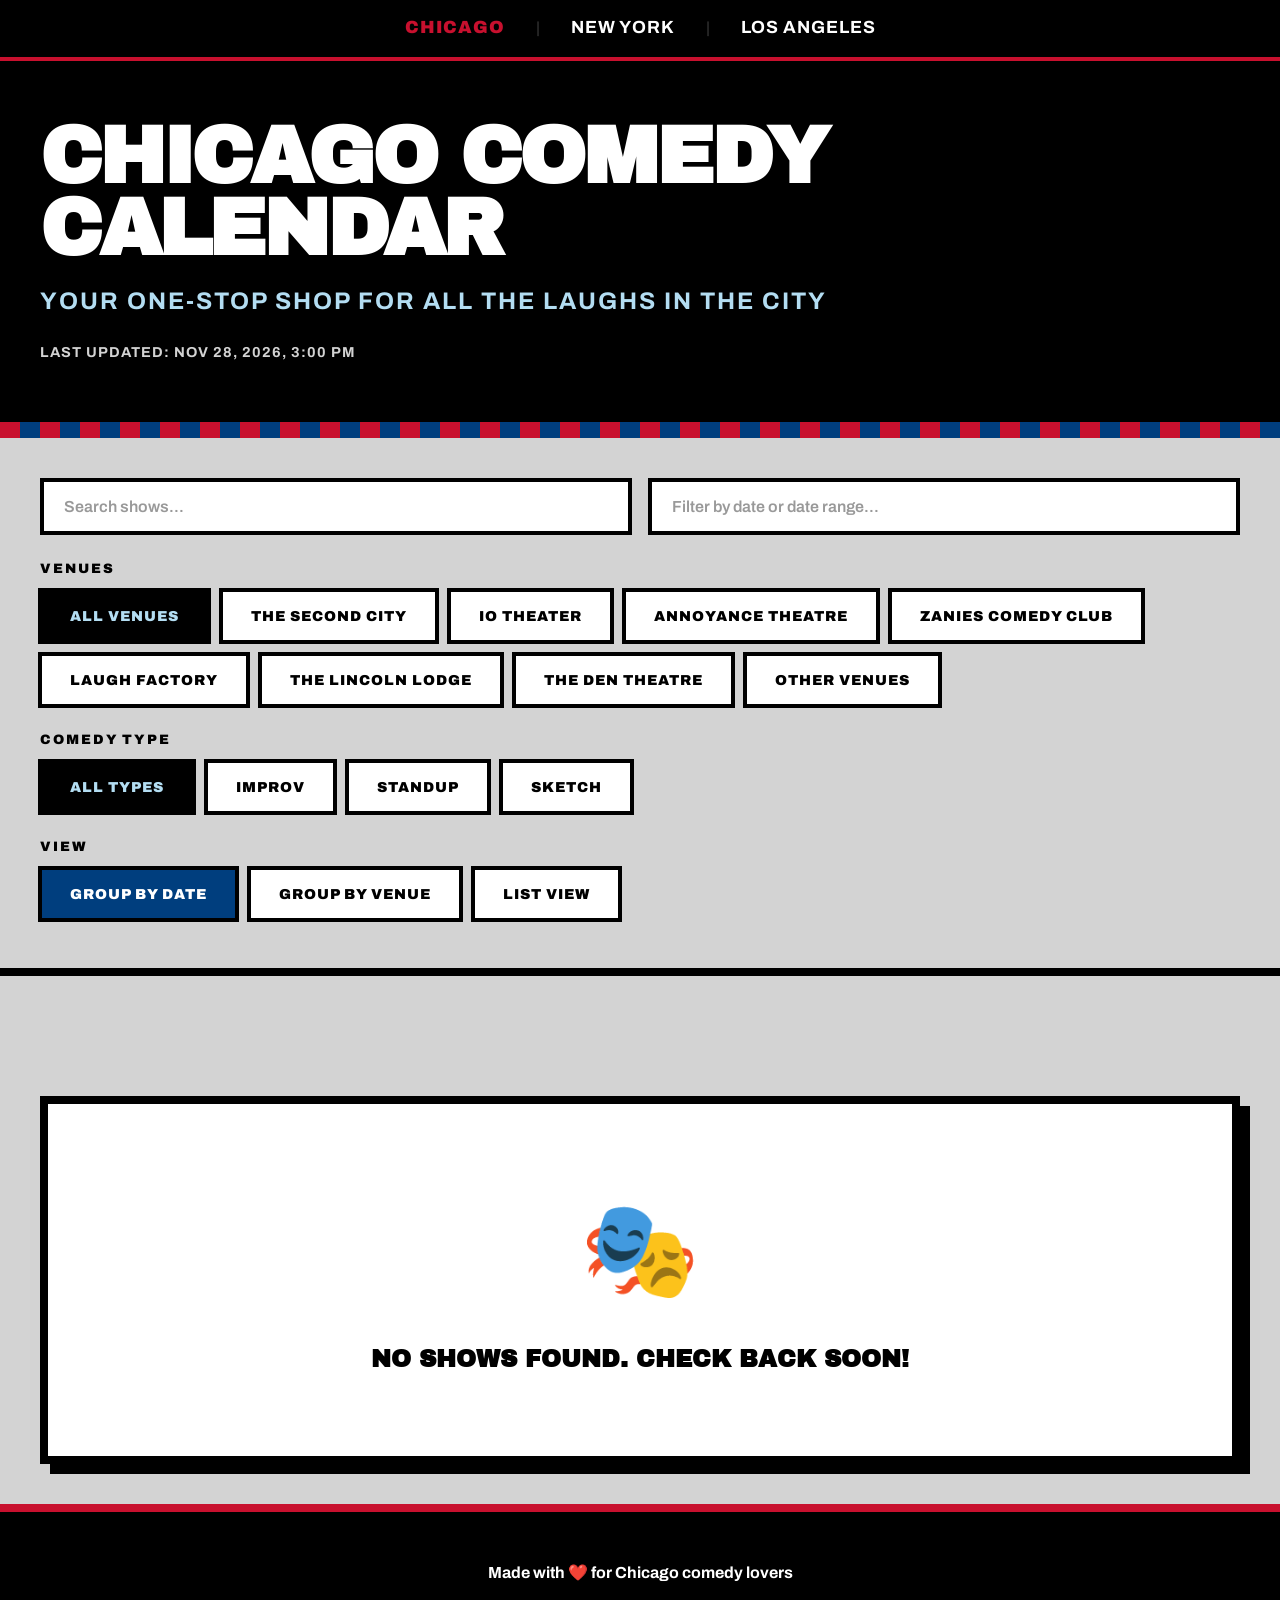
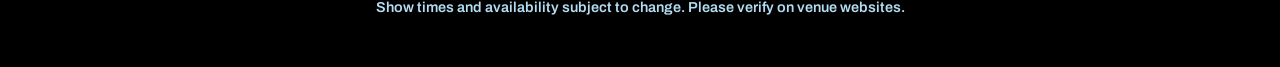
<file: index.html>
<!DOCTYPE html>
<html lang="en">
<head>
    <meta charset="UTF-8">
    <meta name="viewport" content="width=device-width, initial-scale=1.0">
    <title>Chicago Comedy Calendar</title>
    <link rel="stylesheet" href="styles.css">
    <link rel="preconnect" href="https://fonts.googleapis.com">
    <link rel="preconnect" href="https://fonts.gstatic.com" crossorigin>
    <link href="https://fonts.googleapis.com/css2?family=Space+Grotesk:wght@400;600;700;800&family=Inter:wght@400;500;600;700&display=swap" rel="stylesheet">
</head>
<body>
    <div class="container">
        <nav class="city-nav">
            <a href="index.html" class="city-link active">Chicago</a>
            <span class="city-divider">|</span>
            <a href="ny.html" class="city-link">New York</a>
            <span class="city-divider">|</span>
            <a href="la.html" class="city-link">Los Angeles</a>
        </nav>

        <header class="header">
            <div class="header-content">
                <h1 class="title">
                    <span class="emoji">🎭</span>
                    <span class="title-text">Chicago Comedy Calendar</span>
                </h1>
                <p class="subtitle">Your one-stop shop for all the laughs in the city</p>
                <div class="last-updated" id="lastUpdated">
                    Last updated: <span id="updateTime">Loading...</span>
                </div>
            </div>
        </header>

        <div class="search-controls">
            <div class="search-bar">
                <input type="text" id="searchInput" placeholder="Search shows...">
                <input type="text" id="datePickerInput" placeholder="Filter by date or date range..." readonly>
            </div>

            <div id="datePickerModal" class="date-modal hidden">
                <div class="date-modal-content">
                    <div class="date-modal-header">
                        <h3>Select Date or Date Range</h3>
                        <button class="close-modal" onclick="closeDatePicker()">✕</button>
                    </div>
                    <div class="date-modal-body">
                        <div class="date-option">
                            <label>
                                <input type="radio" name="dateMode" value="single" checked>
                                Single Date
                            </label>
                            <input type="date" id="singleDate">
                        </div>
                        <div class="date-option">
                            <label>
                                <input type="radio" name="dateMode" value="range">
                                Date Range
                            </label>
                            <div class="date-range-inputs">
                                <input type="date" id="rangeStart" placeholder="From">
                                <span>to</span>
                                <input type="date" id="rangeEnd" placeholder="To">
                            </div>
                        </div>
                    </div>
                    <div class="date-modal-footer">
                        <button class="btn-secondary" onclick="clearDateFilter()">Clear</button>
                        <button class="btn-primary" onclick="applyDateFilter()">Apply</button>
                    </div>
                </div>
            </div>

            <div class="filter-section">
                <span class="filter-label">Venues</span>
                <div class="view-controls">
                    <button class="filter-btn active" data-filter="all">All Venues</button>
                    <button class="filter-btn" data-filter="The Second City">The Second City</button>
                    <button class="filter-btn" data-filter="iO Theater">iO Theater</button>
                    <button class="filter-btn" data-filter="Annoyance Theatre">Annoyance Theatre</button>
                    <button class="filter-btn" data-filter="Zanies Comedy Club">Zanies Comedy Club</button>
                    <button class="filter-btn" data-filter="Laugh Factory">Laugh Factory</button>
                    <button class="filter-btn" data-filter="The Lincoln Lodge">The Lincoln Lodge</button>
                    <button class="filter-btn" data-filter="The Den Theatre">The Den Theatre</button>
                    <button class="filter-btn" data-filter="other">Other Venues</button>
                </div>
                <div id="activeFilterPill" class="active-filter-pill hidden">
                    <span id="activeFilterText"></span>
                    <button class="clear-filter-btn" onclick="clearVenueFilter()">&times;</button>
                </div>
            </div>

            <div class="filter-section">
                <span class="filter-label">Comedy Type</span>
                <div class="view-controls">
                    <button class="filter-btn active" data-type-filter="all">All Types</button>
                    <button class="filter-btn" data-type-filter="improv">Improv</button>
                    <button class="filter-btn" data-type-filter="standup">Standup</button>
                    <button class="filter-btn" data-type-filter="sketch">Sketch</button>
                </div>
            </div>

            <div class="filter-section">
                <span class="filter-label">View</span>
                <div class="view-controls">
                    <button class="view-btn active" data-view="date">Group by Date</button>
                    <button class="view-btn" data-view="venue">Group by Venue</button>
                    <button class="view-btn" data-view="list">List View</button>
                </div>
            </div>
        </div>

        <div id="loading" class="loading">
            <div class="spinner"></div>
            <p>Loading shows...</p>
        </div>

        <div id="showsContainer" class="shows-container" style="display: none;">
            <!-- Shows will be dynamically inserted here -->
        </div>

        <div id="noShows" class="no-shows" style="display: none;">
            <span class="emoji-large">🎭</span>
            <p>No shows found. Check back soon!</p>
        </div>
    </div>

    <!-- Venue Info Modal -->
    <div id="venueModal" class="modal">
        <div class="modal-content">
            <span class="modal-close">&times;</span>
            <h2 id="modalVenueName"></h2>
            <div id="modalVenueInfo" class="venue-info">
                <div class="venue-details">
                    <p class="venue-address"></p>
                    <p class="venue-phone"></p>
                    <p class="venue-website"></p>
                </div>
                <div id="mapContainer" class="map-container">
                    <!-- Google Map will be embedded here -->
                </div>
            </div>
        </div>
    </div>

    <footer class="footer">
        <p>Made with ❤️ for Chicago comedy lovers</p>
        <p class="footer-note">Show times and availability subject to change. Please verify on venue websites.</p>
    </footer>

    <script src="app.js"></script>
</body>
</html>
</file>
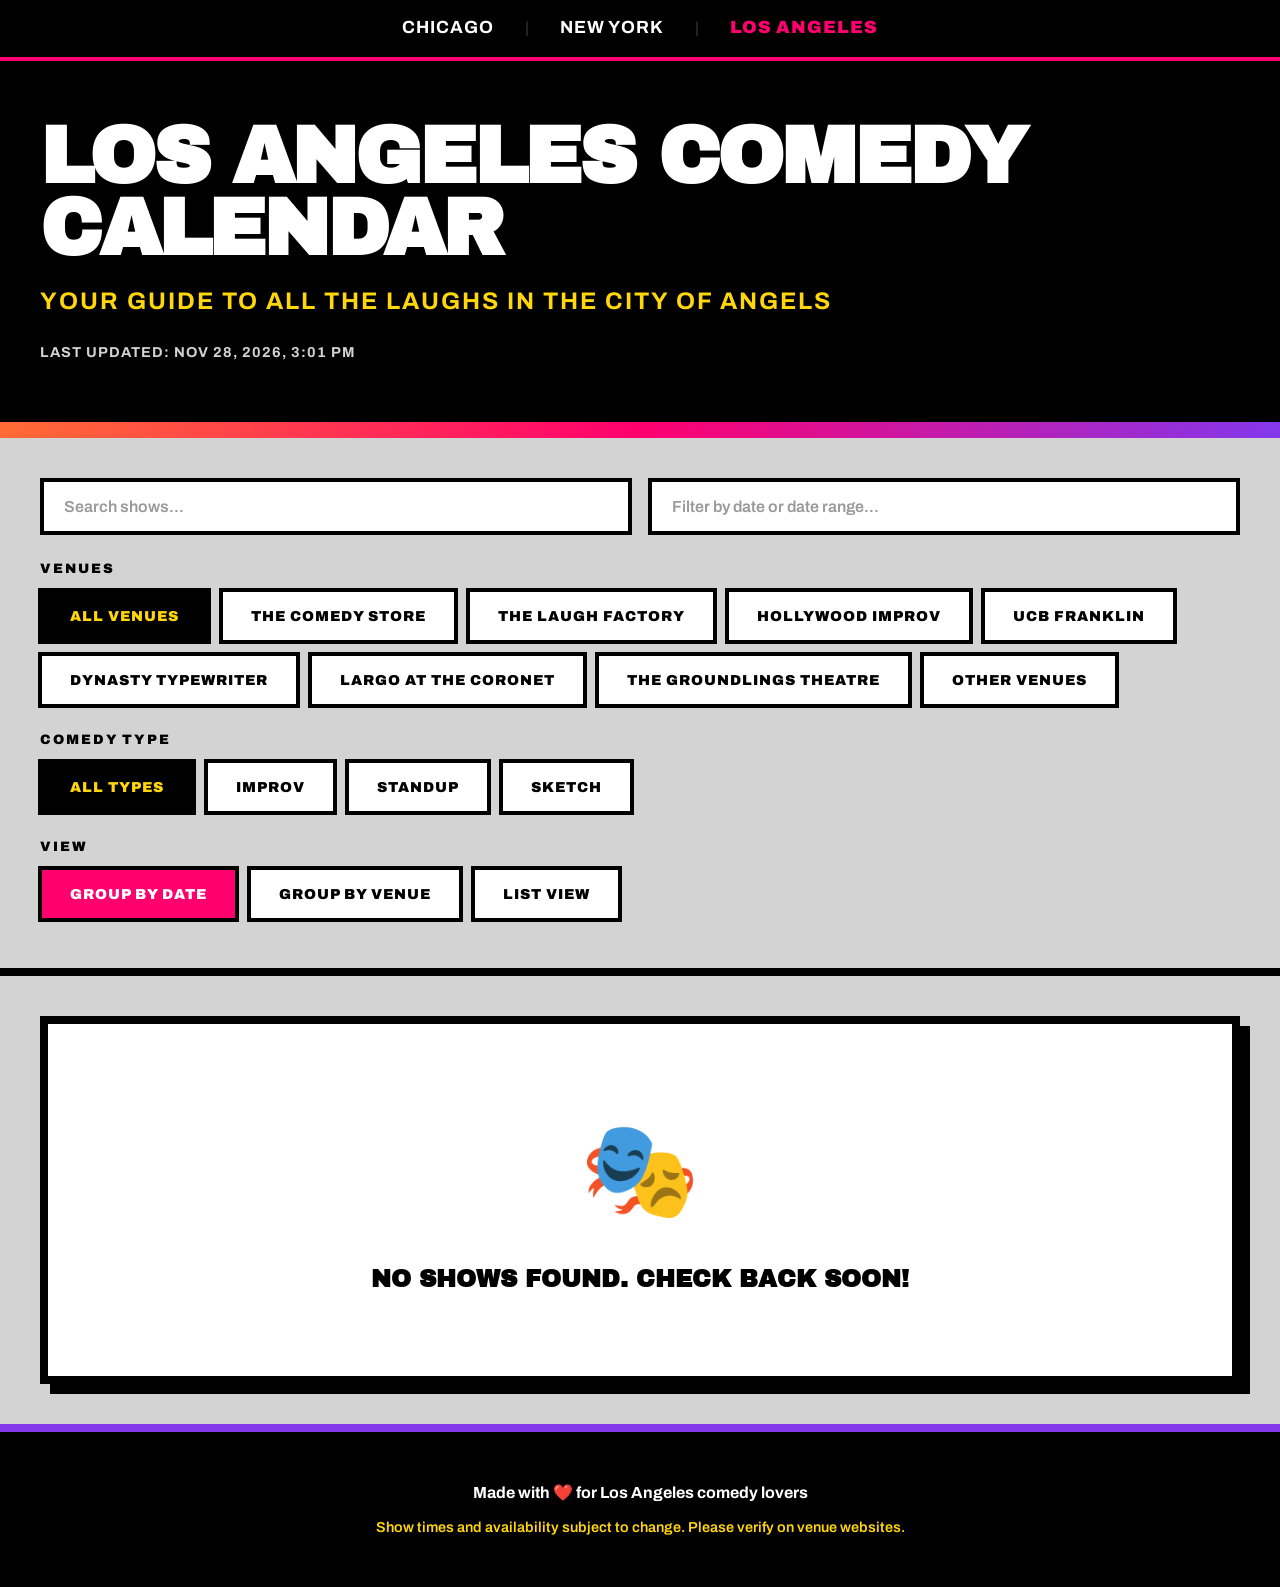
<file: la.html>
<!DOCTYPE html>
<html lang="en">
<head>
    <meta charset="UTF-8">
    <meta name="viewport" content="width=device-width, initial-scale=1.0">
    <title>Los Angeles Comedy Calendar</title>
    <link rel="stylesheet" href="la-styles.css">
    <link rel="preconnect" href="https://fonts.googleapis.com">
    <link rel="preconnect" href="https://fonts.gstatic.com" crossorigin>
    <link href="https://fonts.googleapis.com/css2?family=Space+Grotesk:wght@400;600;700;800&family=Inter:wght@400;500;600;700&display=swap" rel="stylesheet">
</head>
<body>
    <div class="container">
        <nav class="city-nav">
            <a href="index.html" class="city-link">Chicago</a>
            <span class="city-divider">|</span>
            <a href="ny.html" class="city-link">New York</a>
            <span class="city-divider">|</span>
            <a href="la.html" class="city-link active">Los Angeles</a>
        </nav>

        <header class="header">
            <div class="header-content">
                <h1 class="title">
                    <span class="emoji">🎭</span>
                    <span class="title-text">Los Angeles Comedy Calendar</span>
                </h1>
                <p class="subtitle">Your guide to all the laughs in the City of Angels</p>
                <div class="last-updated" id="lastUpdated">
                    Last updated: <span id="updateTime">Loading...</span>
                </div>
            </div>
        </header>

        <div class="search-controls">
            <div class="search-bar">
                <input type="text" id="searchInput" placeholder="Search shows...">
                <input type="text" id="datePickerInput" placeholder="Filter by date or date range..." readonly>
            </div>

            <div id="datePickerModal" class="date-modal hidden">
                <div class="date-modal-content">
                    <div class="date-modal-header">
                        <h3>Select Date or Date Range</h3>
                        <button class="close-modal" onclick="closeDatePicker()">✕</button>
                    </div>
                    <div class="date-modal-body">
                        <div class="date-option">
                            <label>
                                <input type="radio" name="dateMode" value="single" checked>
                                Single Date
                            </label>
                            <input type="date" id="singleDate">
                        </div>
                        <div class="date-option">
                            <label>
                                <input type="radio" name="dateMode" value="range">
                                Date Range
                            </label>
                            <div class="date-range-inputs">
                                <input type="date" id="rangeStart" placeholder="From">
                                <span>to</span>
                                <input type="date" id="rangeEnd" placeholder="To">
                            </div>
                        </div>
                    </div>
                    <div class="date-modal-footer">
                        <button class="btn-secondary" onclick="clearDateFilter()">Clear</button>
                        <button class="btn-primary" onclick="applyDateFilter()">Apply</button>
                    </div>
                </div>
            </div>

            <div class="filter-section">
                <span class="filter-label">Venues</span>
                <div class="view-controls">
                    <button class="filter-btn active" data-filter="all">All Venues</button>
                    <button class="filter-btn" data-filter="The Comedy Store">The Comedy Store</button>
                    <button class="filter-btn" data-filter="The Laugh Factory">The Laugh Factory</button>
                    <button class="filter-btn" data-filter="Hollywood Improv">Hollywood Improv</button>
                    <button class="filter-btn" data-filter="UCB FRANKLIN">UCB FRANKLIN</button>
                    <button class="filter-btn" data-filter="Dynasty Typewriter">Dynasty Typewriter</button>
                    <button class="filter-btn" data-filter="Largo at the Coronet">Largo at the Coronet</button>
                    <button class="filter-btn" data-filter="The Groundlings Theatre">The Groundlings Theatre</button>
                    <button class="filter-btn" data-filter="other">Other Venues</button>
                </div>
                <div id="activeFilterPill" class="active-filter-pill hidden">
                    <span id="activeFilterText"></span>
                    <button class="clear-filter-btn" onclick="clearVenueFilter()">&times;</button>
                </div>
            </div>

            <div class="filter-section">
                <span class="filter-label">Comedy Type</span>
                <div class="view-controls">
                    <button class="filter-btn active" data-type-filter="all">All Types</button>
                    <button class="filter-btn" data-type-filter="improv">Improv</button>
                    <button class="filter-btn" data-type-filter="standup">Standup</button>
                    <button class="filter-btn" data-type-filter="sketch">Sketch</button>
                </div>
            </div>

            <div class="filter-section">
                <span class="filter-label">View</span>
                <div class="view-controls">
                    <button class="view-btn active" data-view="date">Group by Date</button>
                    <button class="view-btn" data-view="venue">Group by Venue</button>
                    <button class="view-btn" data-view="list">List View</button>
                </div>
            </div>
        </div>

        <div id="loading" class="loading">
            <div class="spinner"></div>
            <p>Loading shows...</p>
        </div>

        <div id="showsContainer" class="shows-container" style="display: none;">
            <!-- Shows will be dynamically inserted here -->
        </div>

        <div id="noShows" class="no-shows" style="display: none;">
            <span class="emoji-large">🎭</span>
            <p>No shows found. Check back soon!</p>
        </div>
    </div>

    <!-- Venue Info Modal -->
    <div id="venueModal" class="modal">
        <div class="modal-content">
            <span class="modal-close">&times;</span>
            <h2 id="modalVenueName"></h2>
            <div id="modalVenueInfo" class="venue-info">
                <div class="venue-details">
                    <p class="venue-address"></p>
                    <p class="venue-phone"></p>
                    <p class="venue-website"></p>
                </div>
                <div id="mapContainer" class="map-container">
                    <!-- Google Map will be embedded here -->
                </div>
            </div>
        </div>
    </div>

    <footer class="footer">
        <p>Made with ❤️ for Los Angeles comedy lovers</p>
        <p class="footer-note">Show times and availability subject to change. Please verify on venue websites.</p>
    </footer>

    <script src="la-app.js"></script>
</body>
</html>
</file>
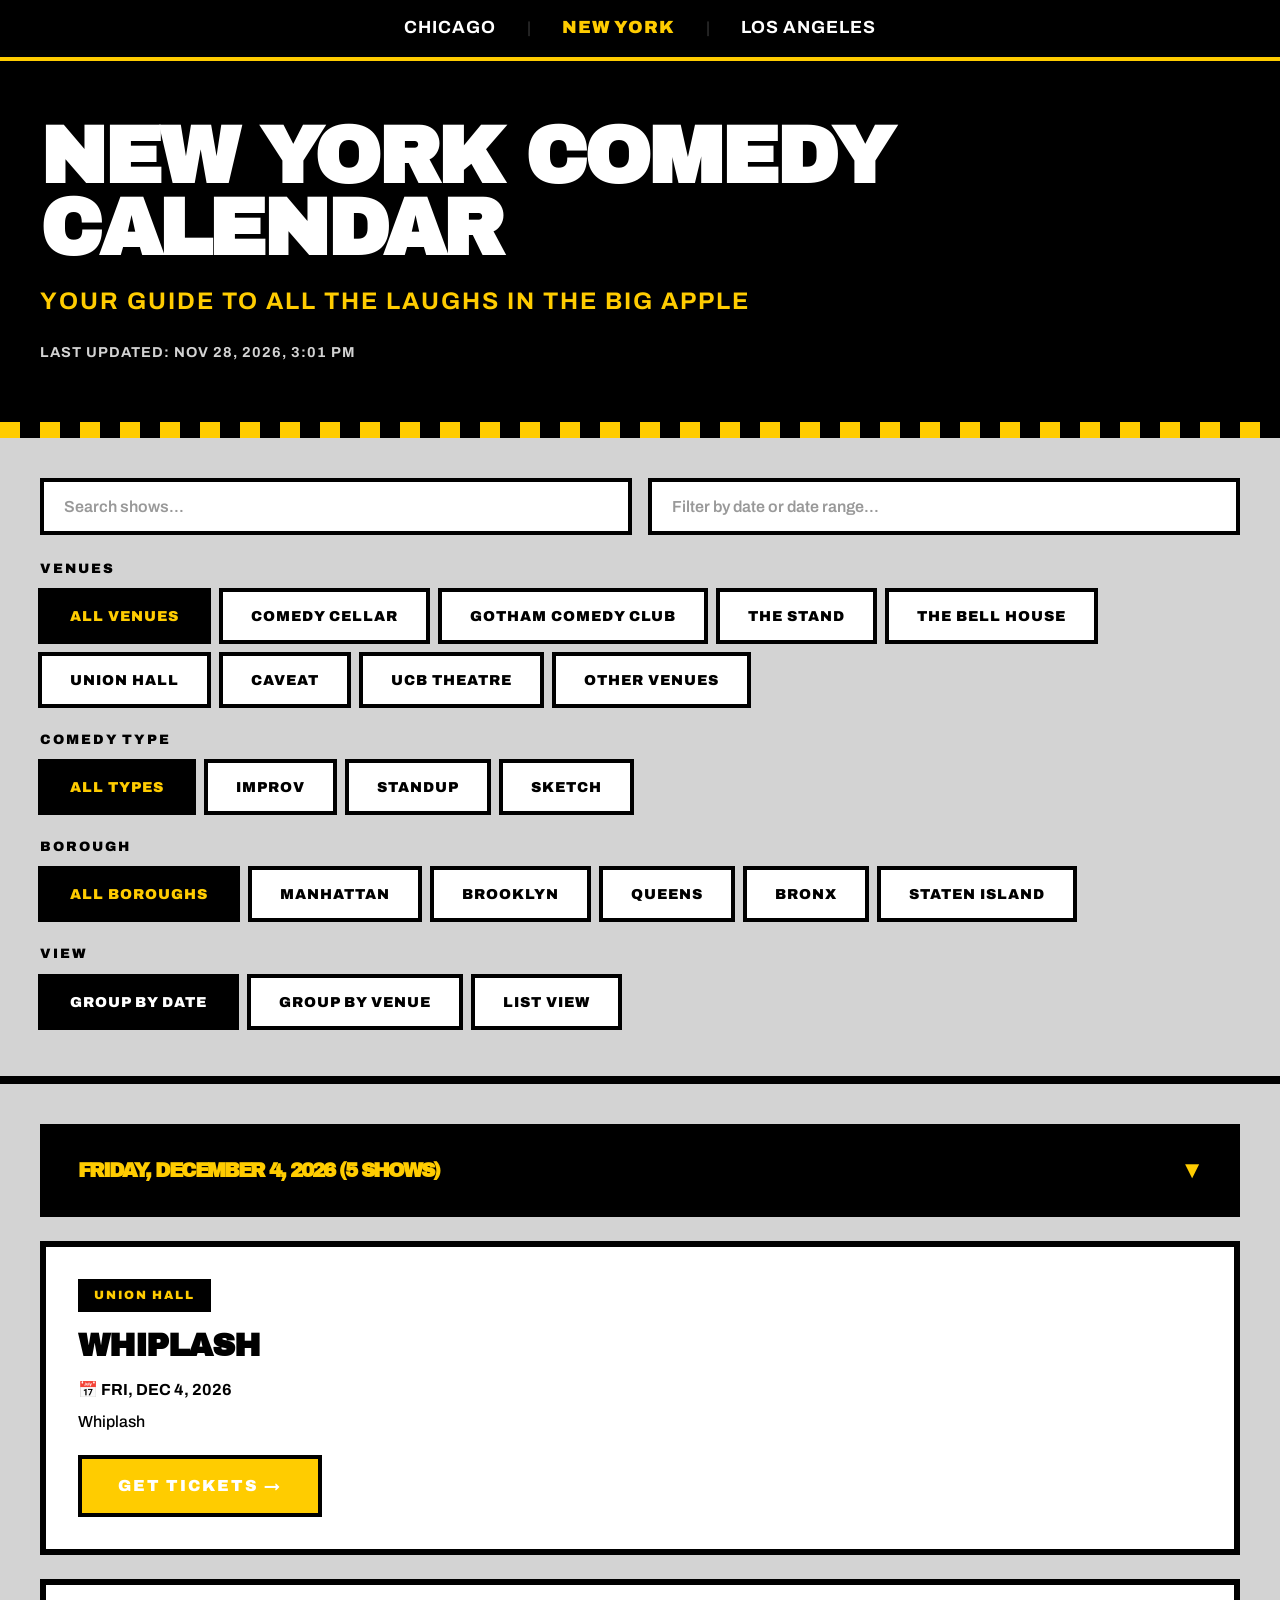
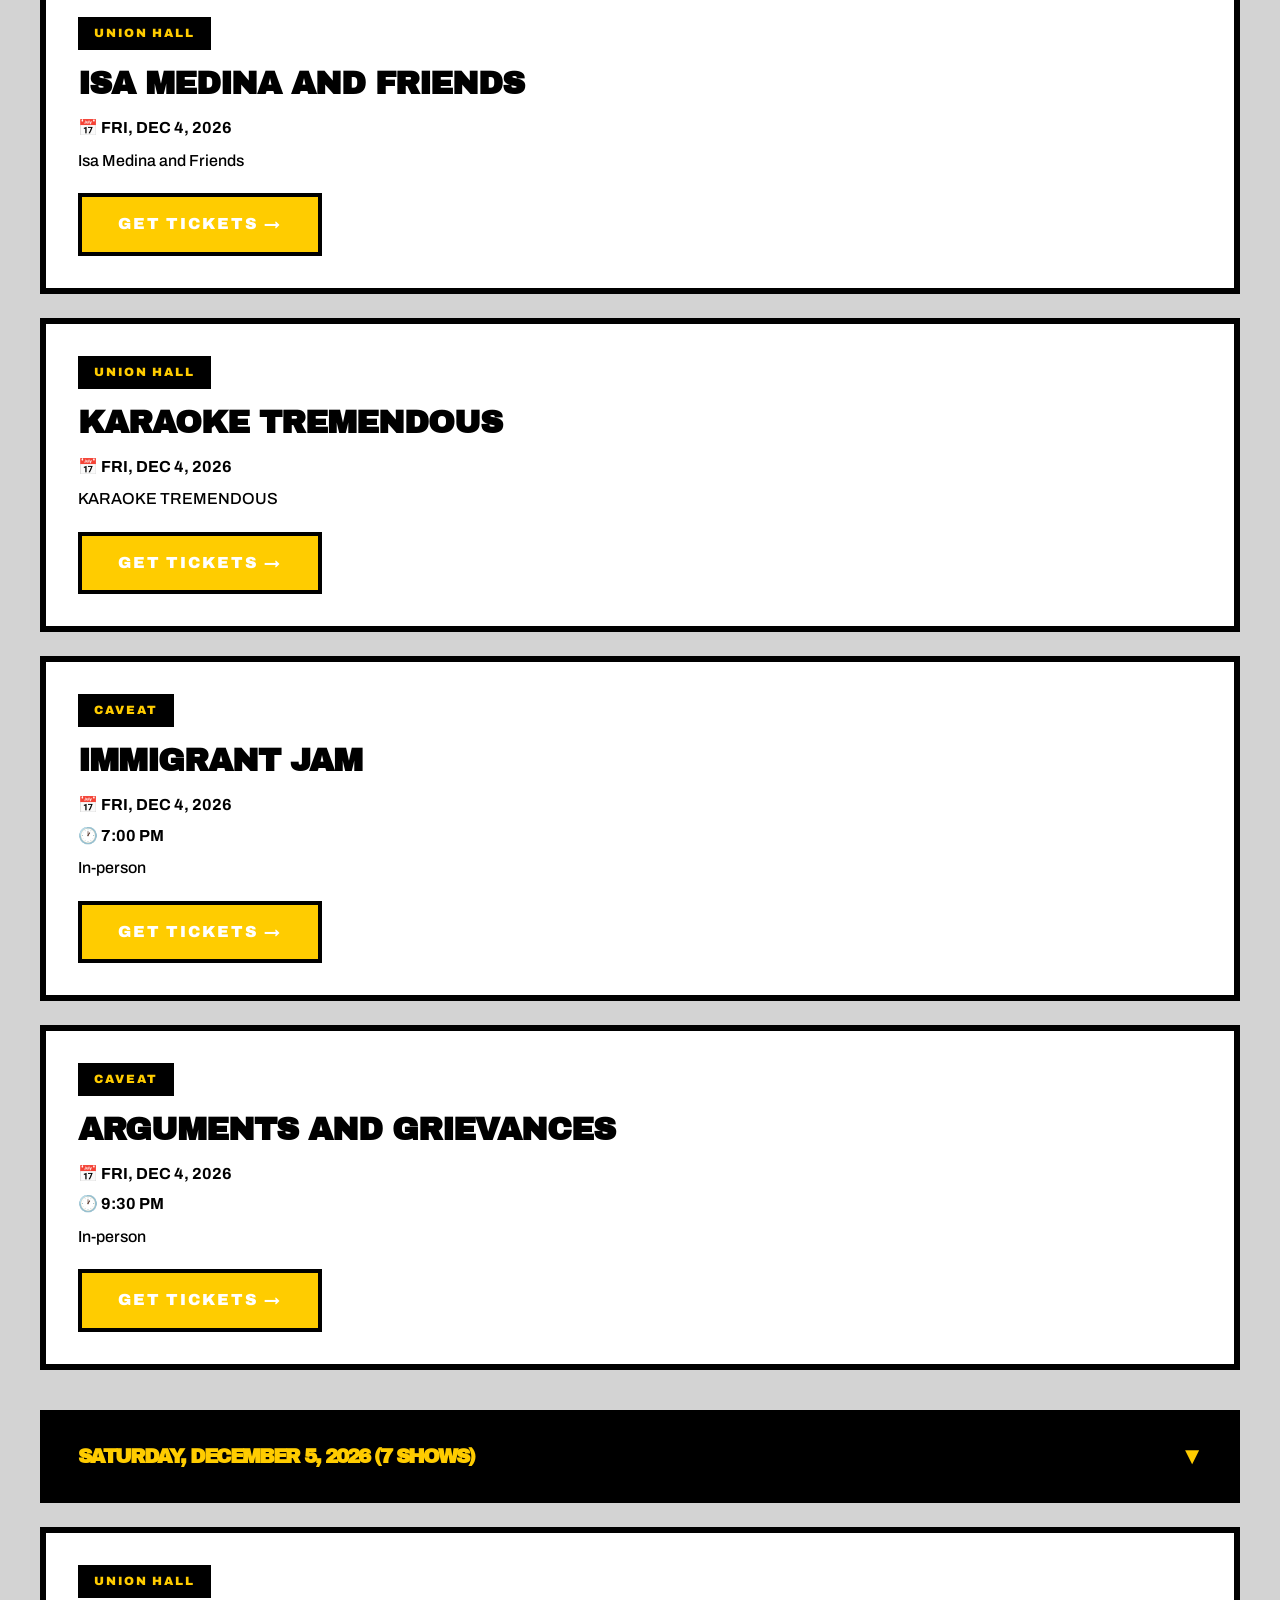
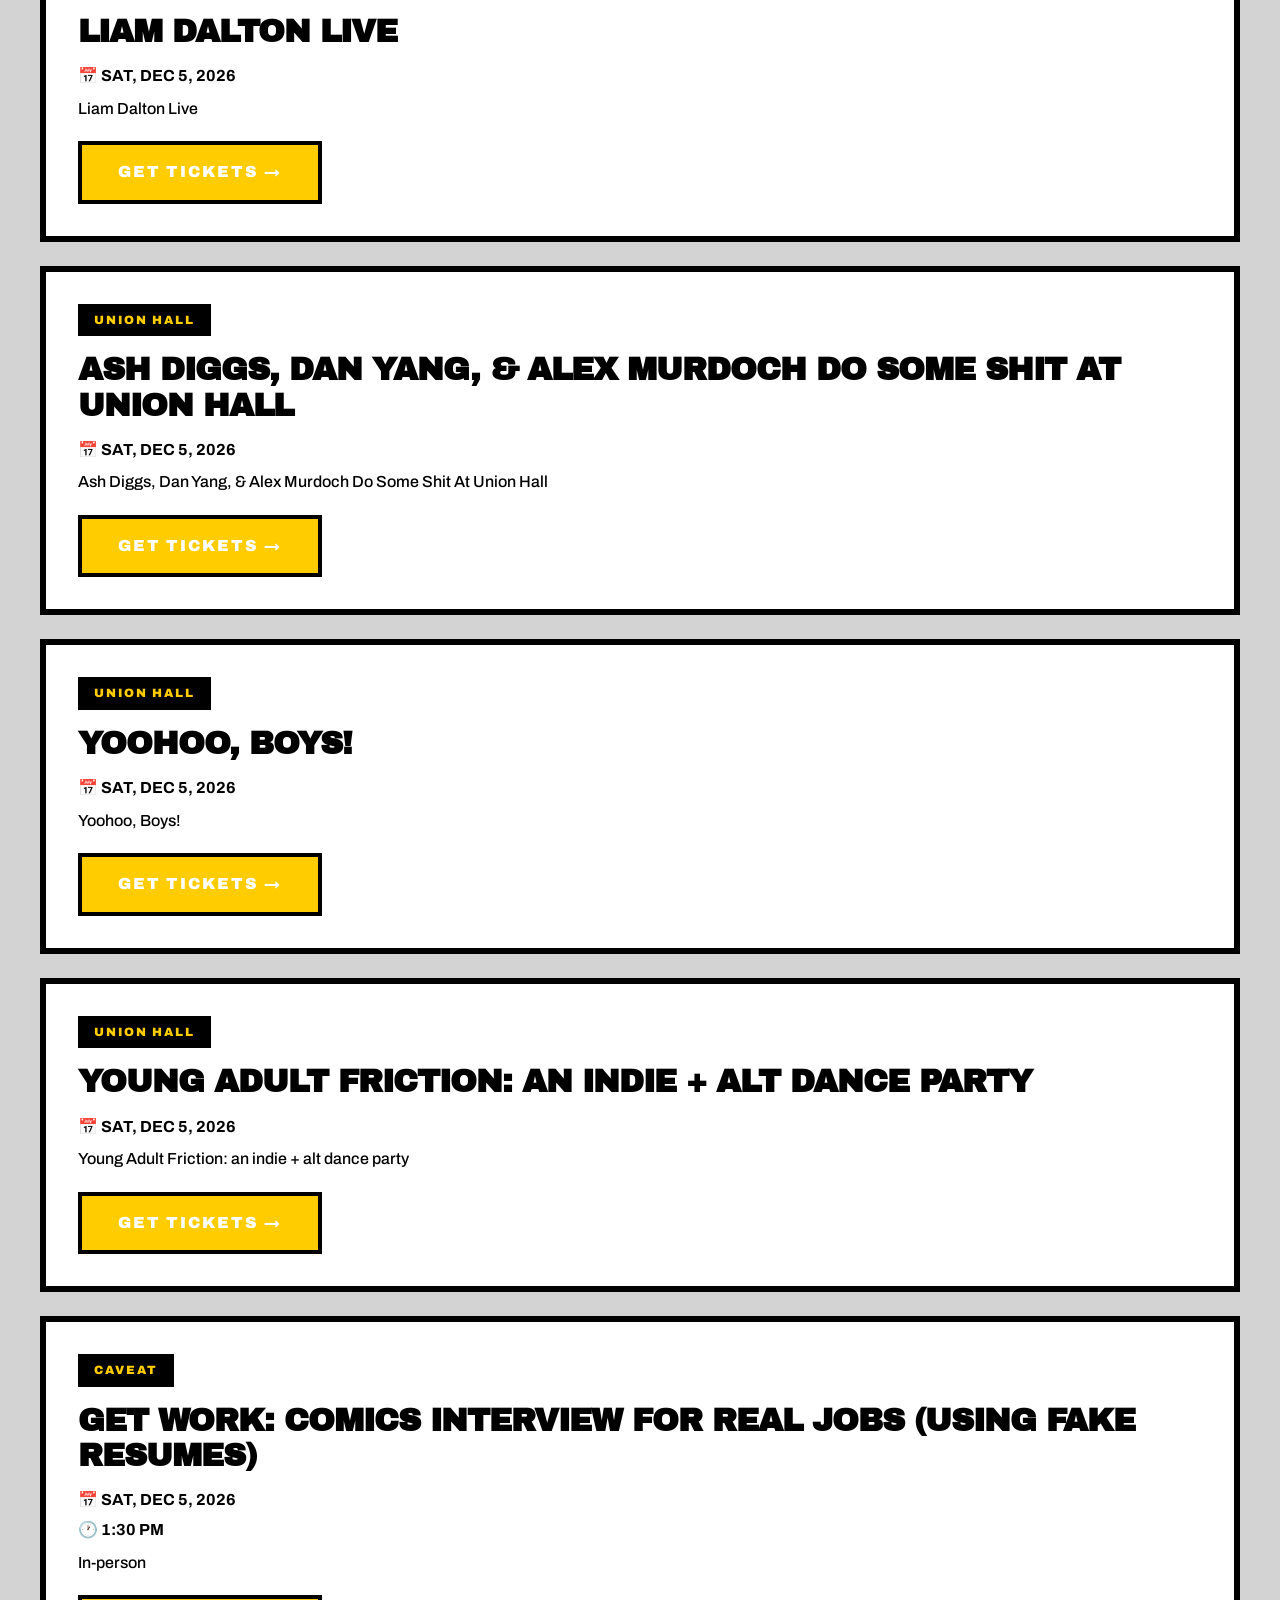
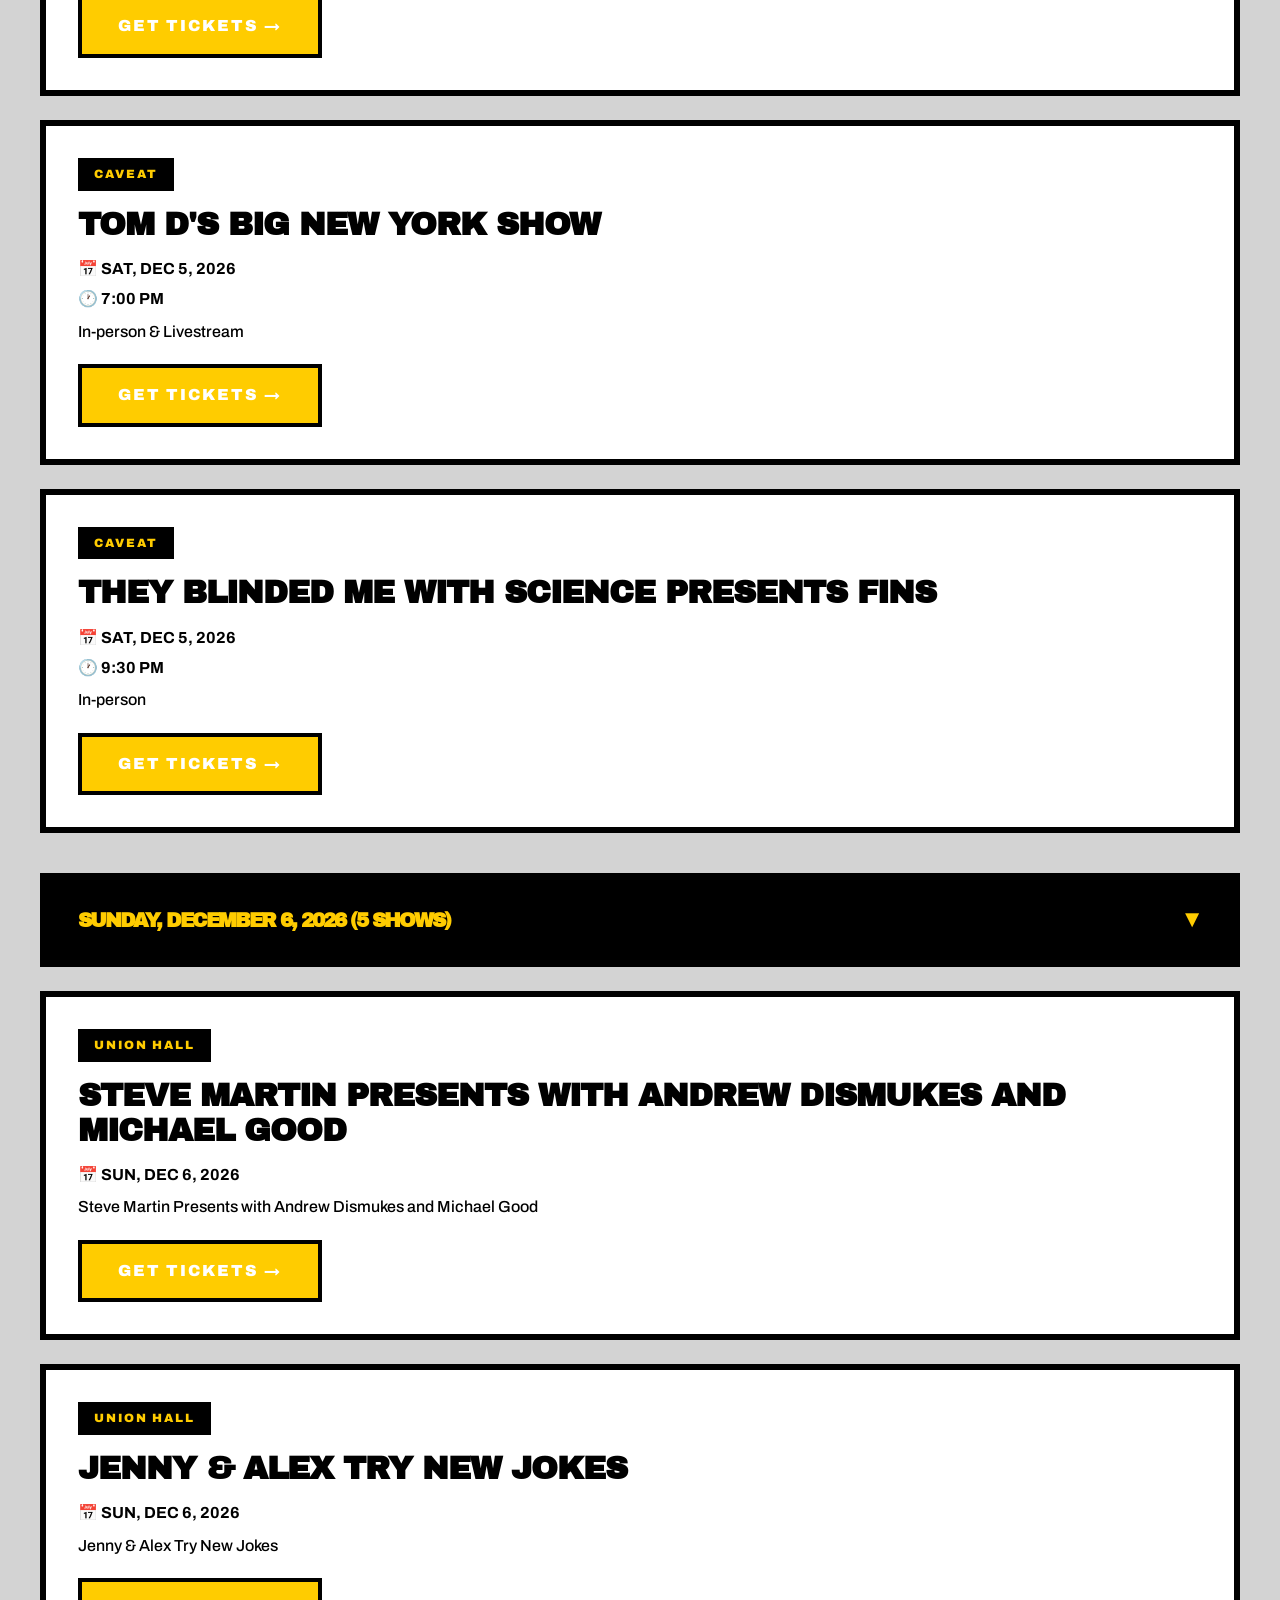
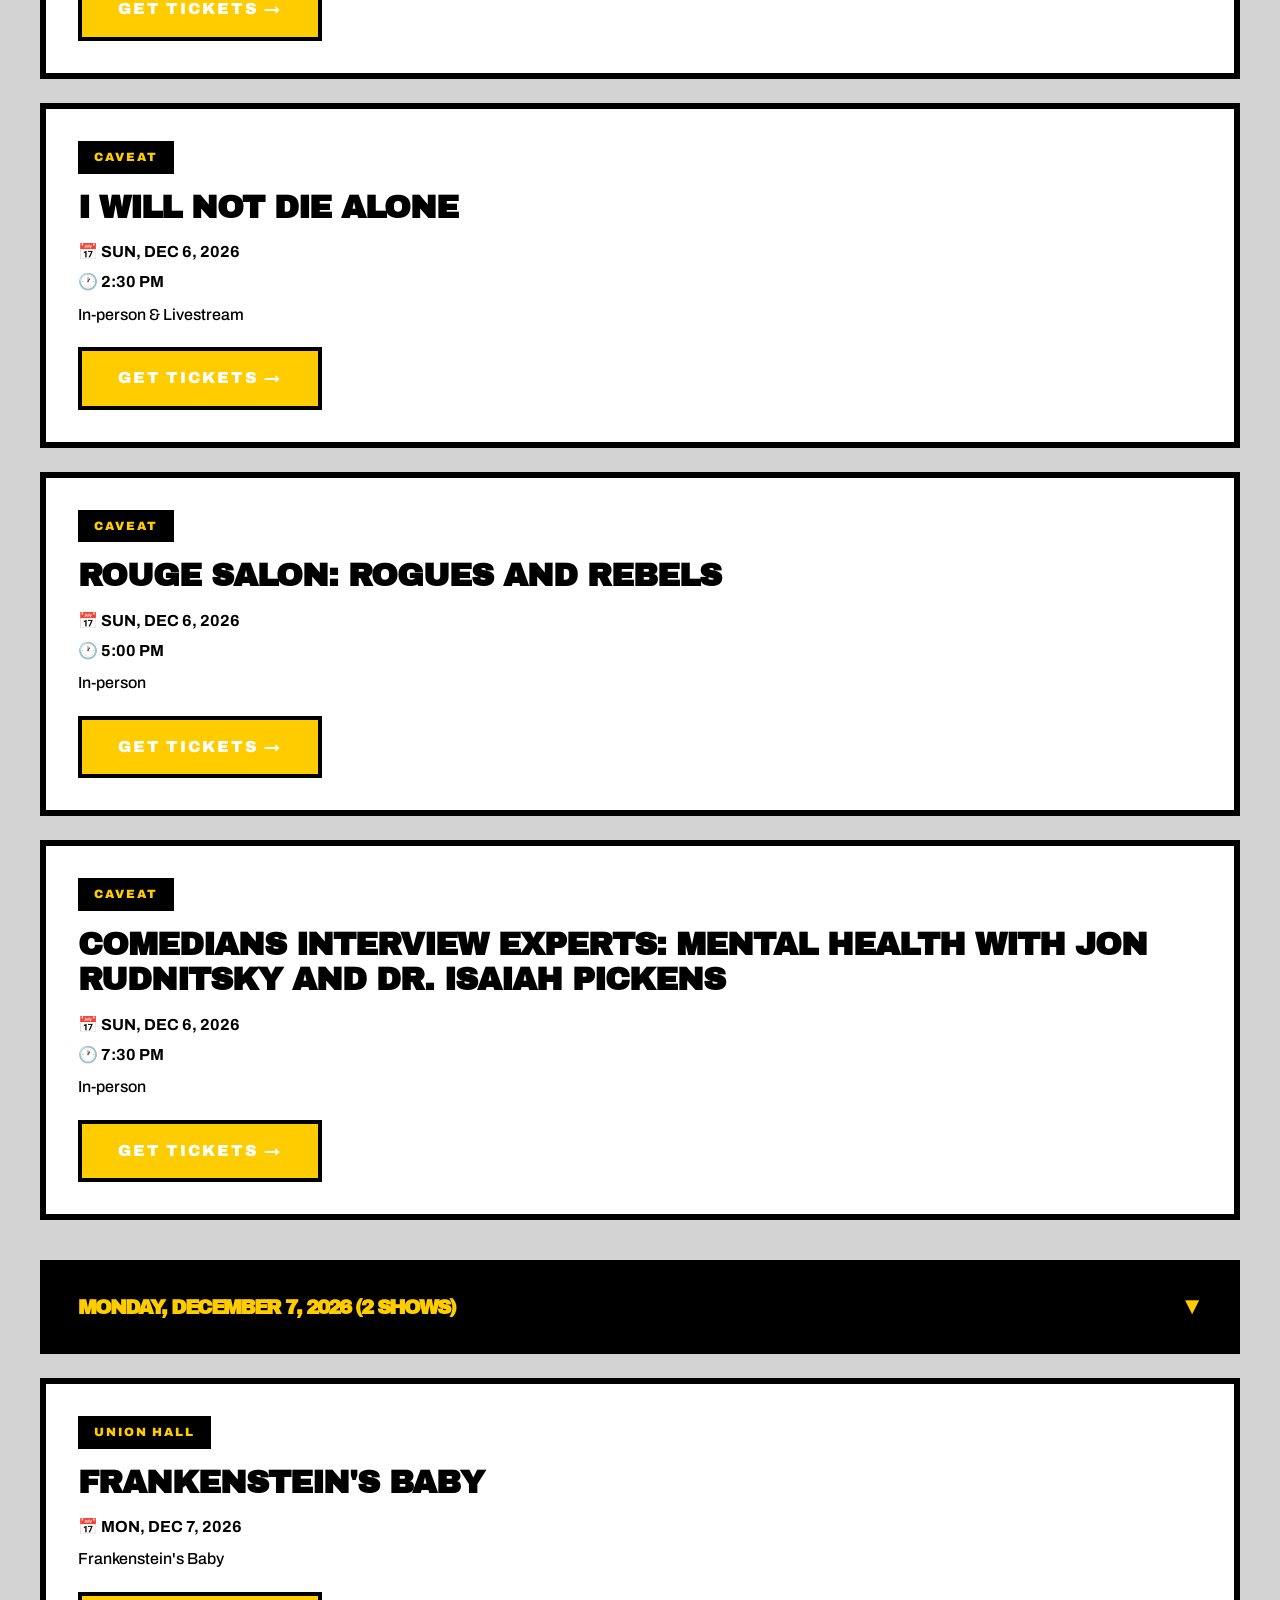
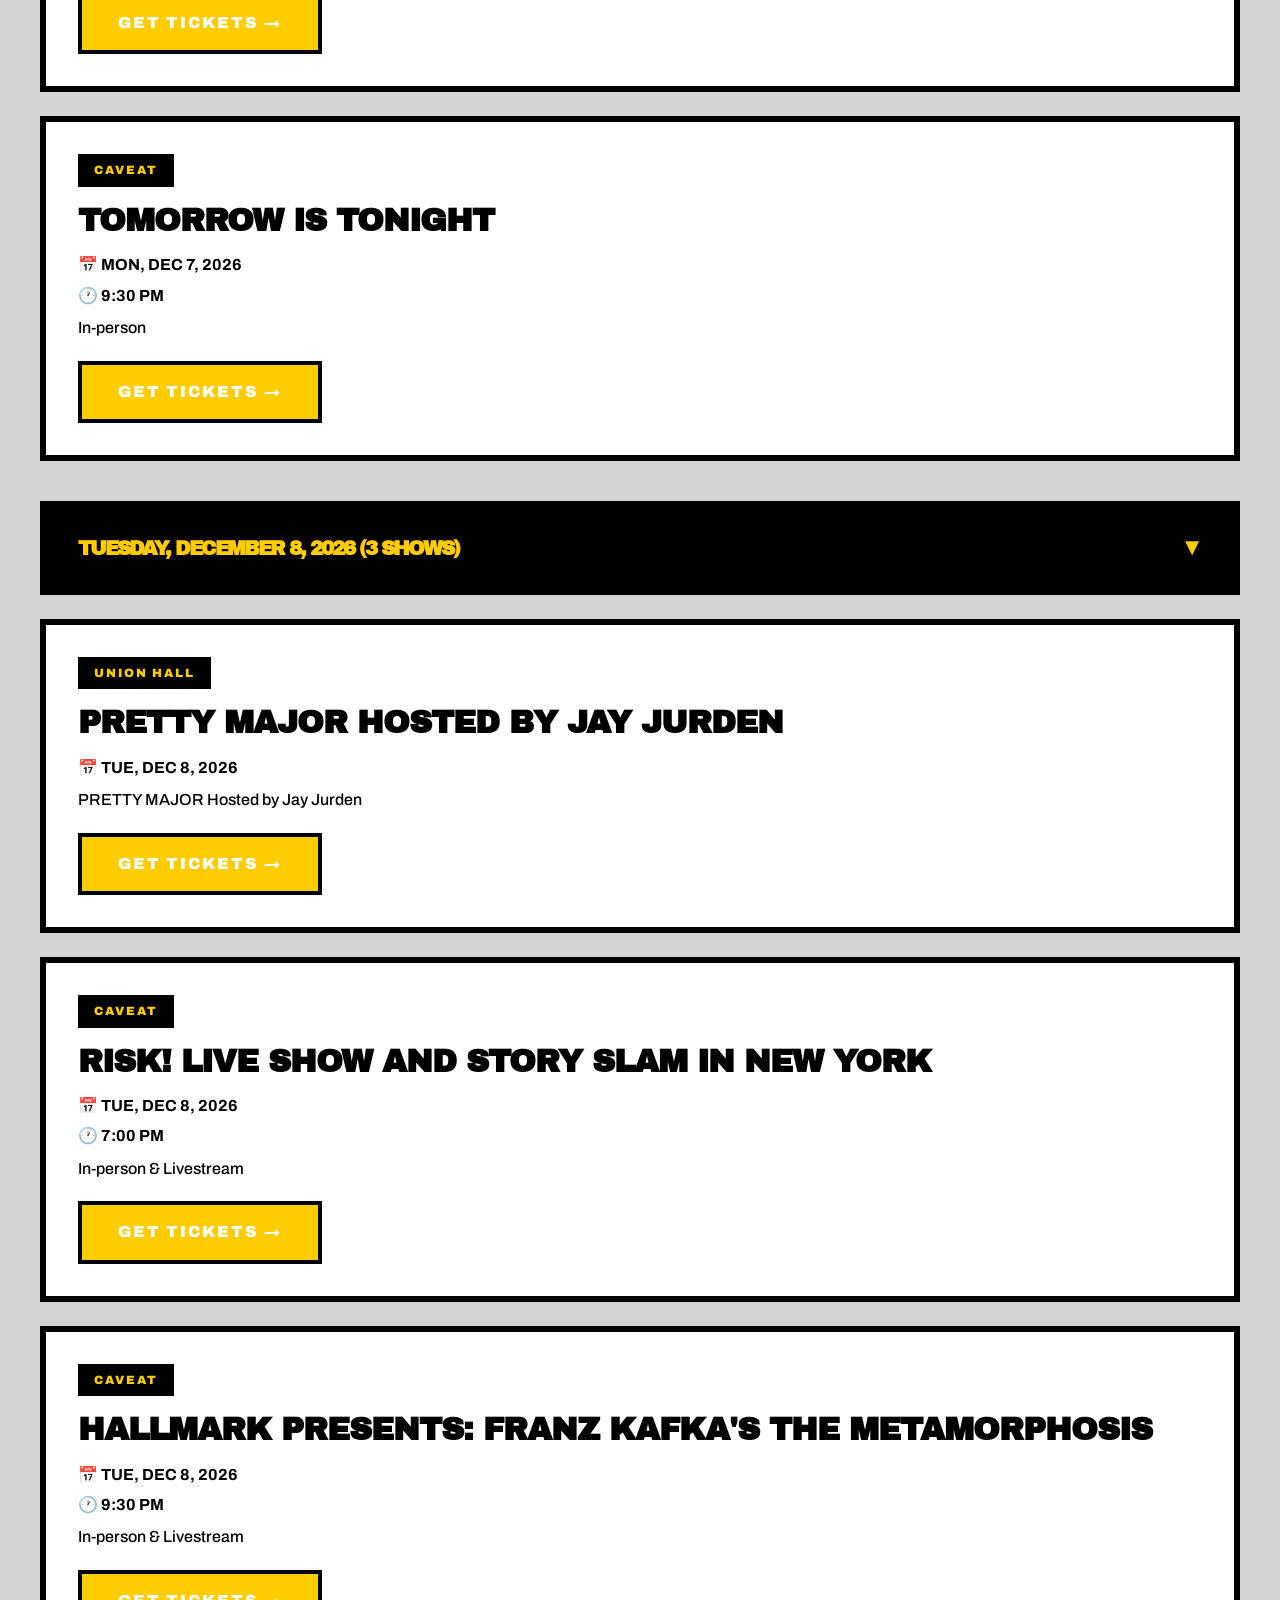
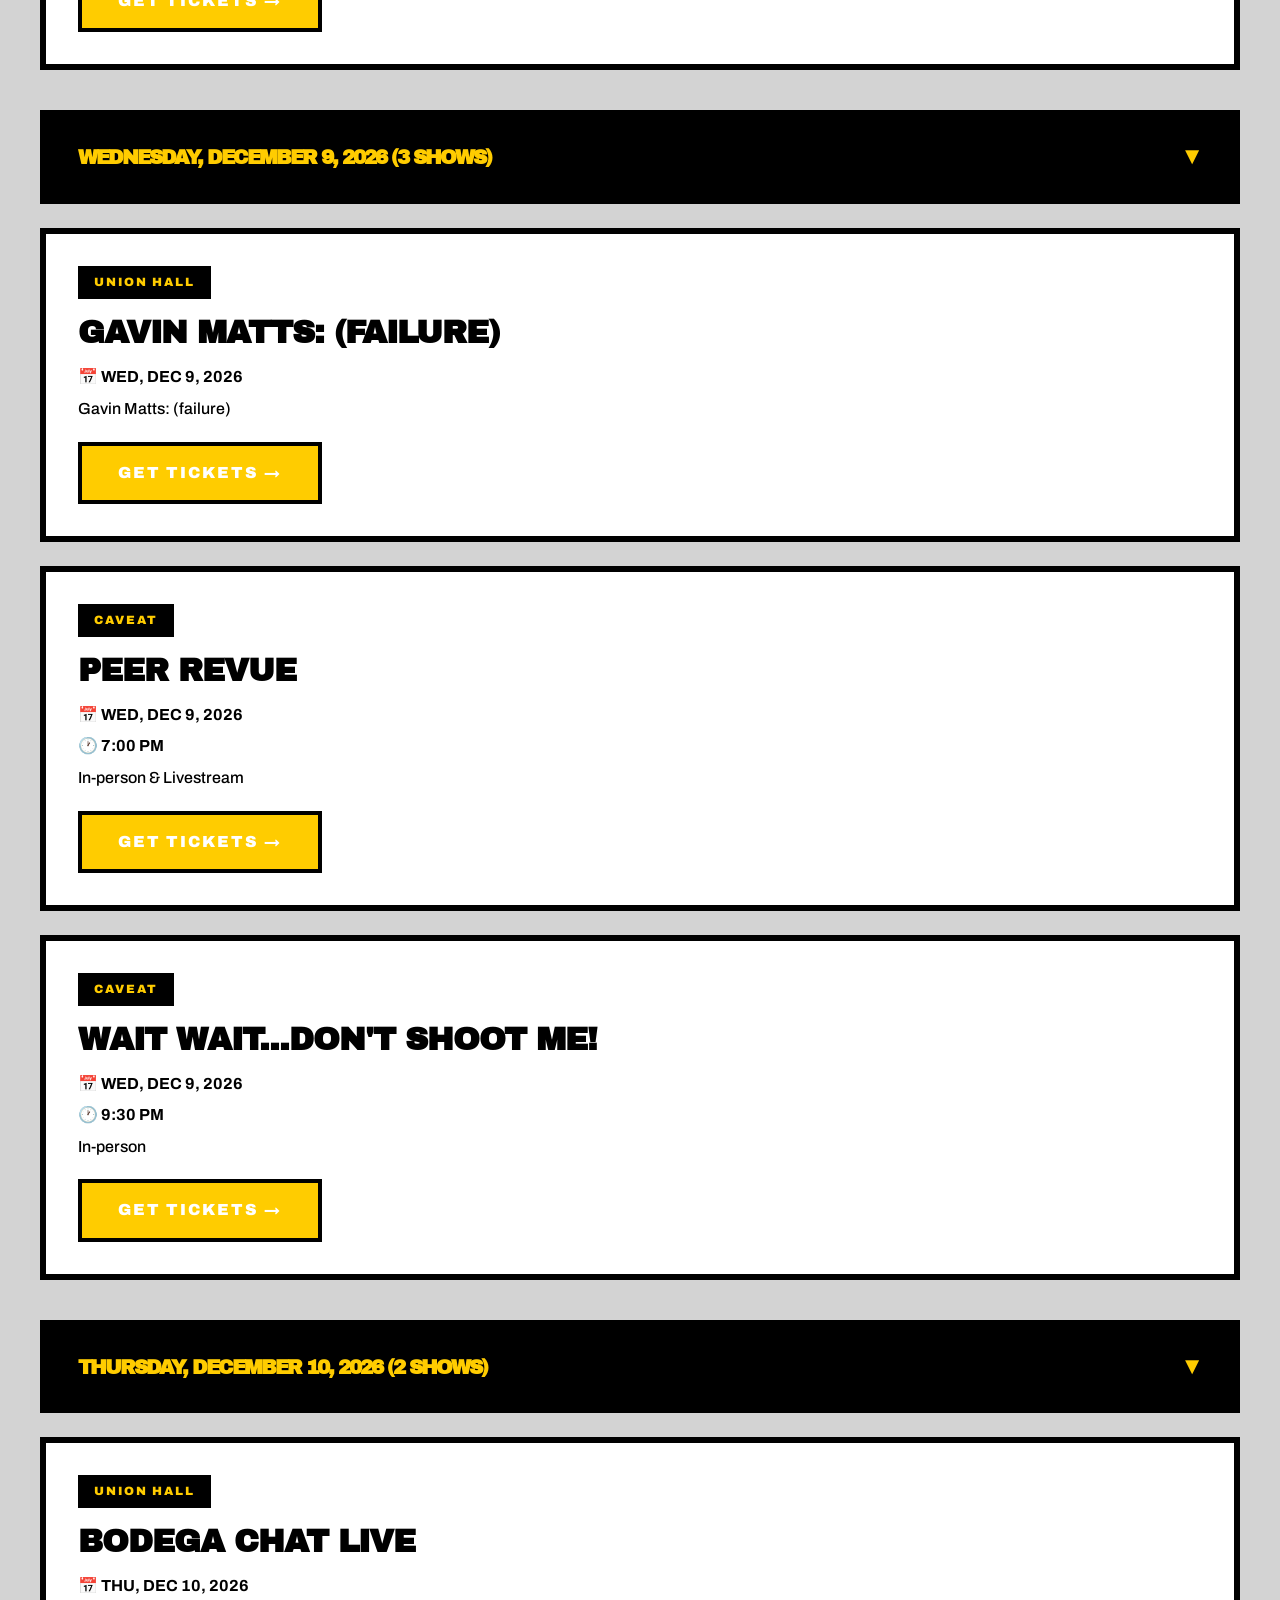
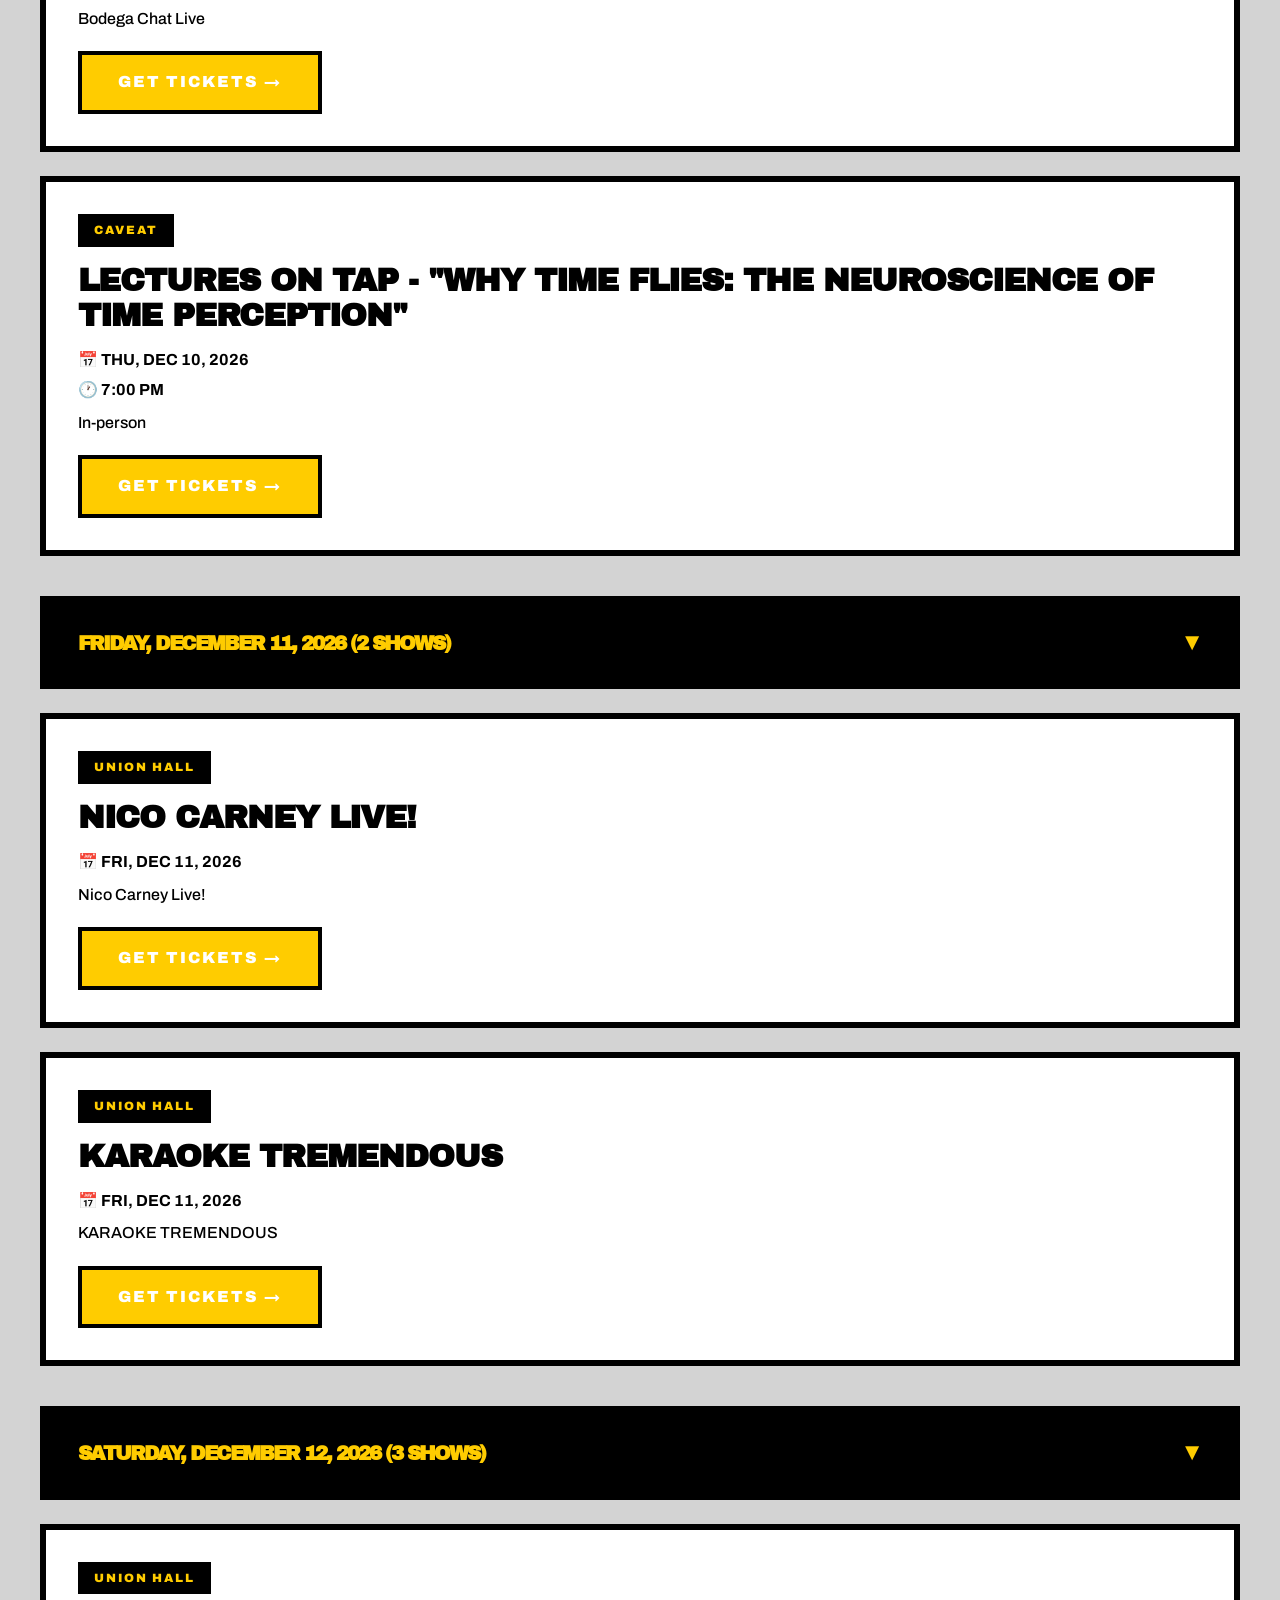
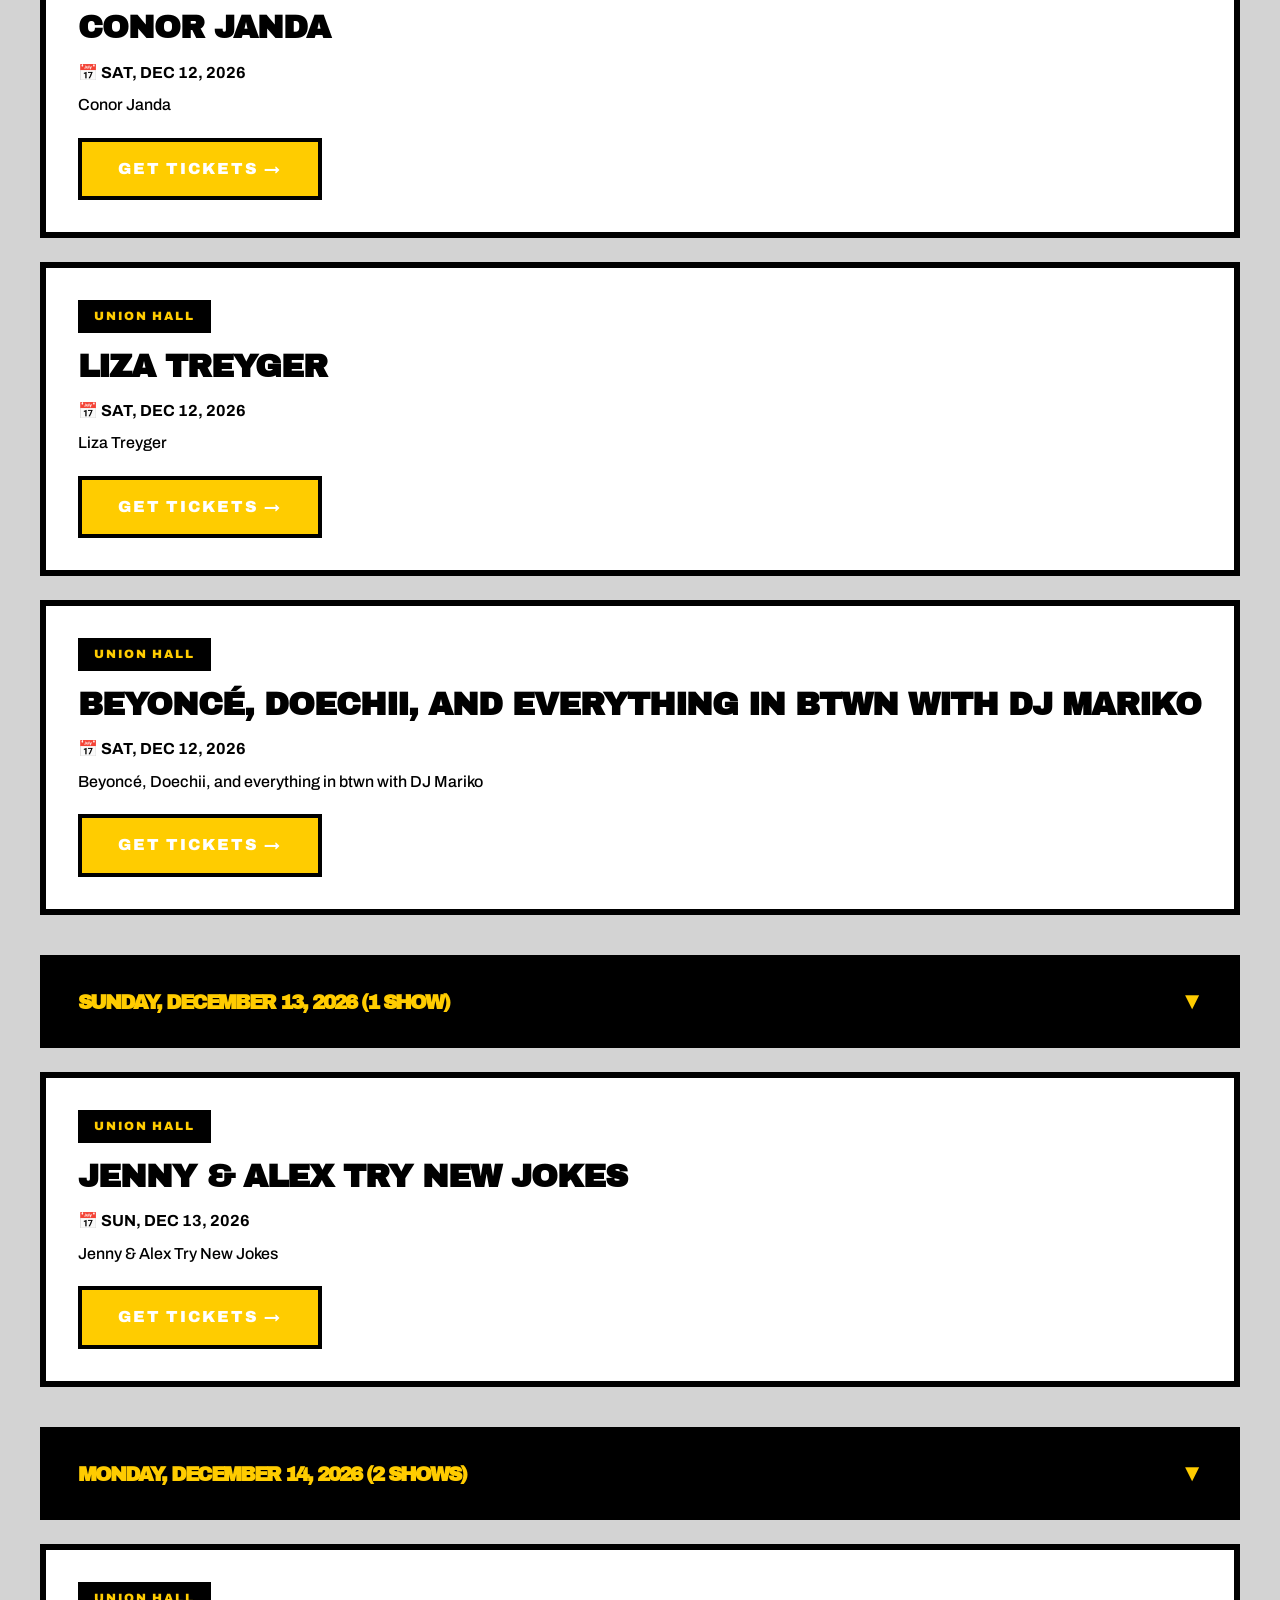
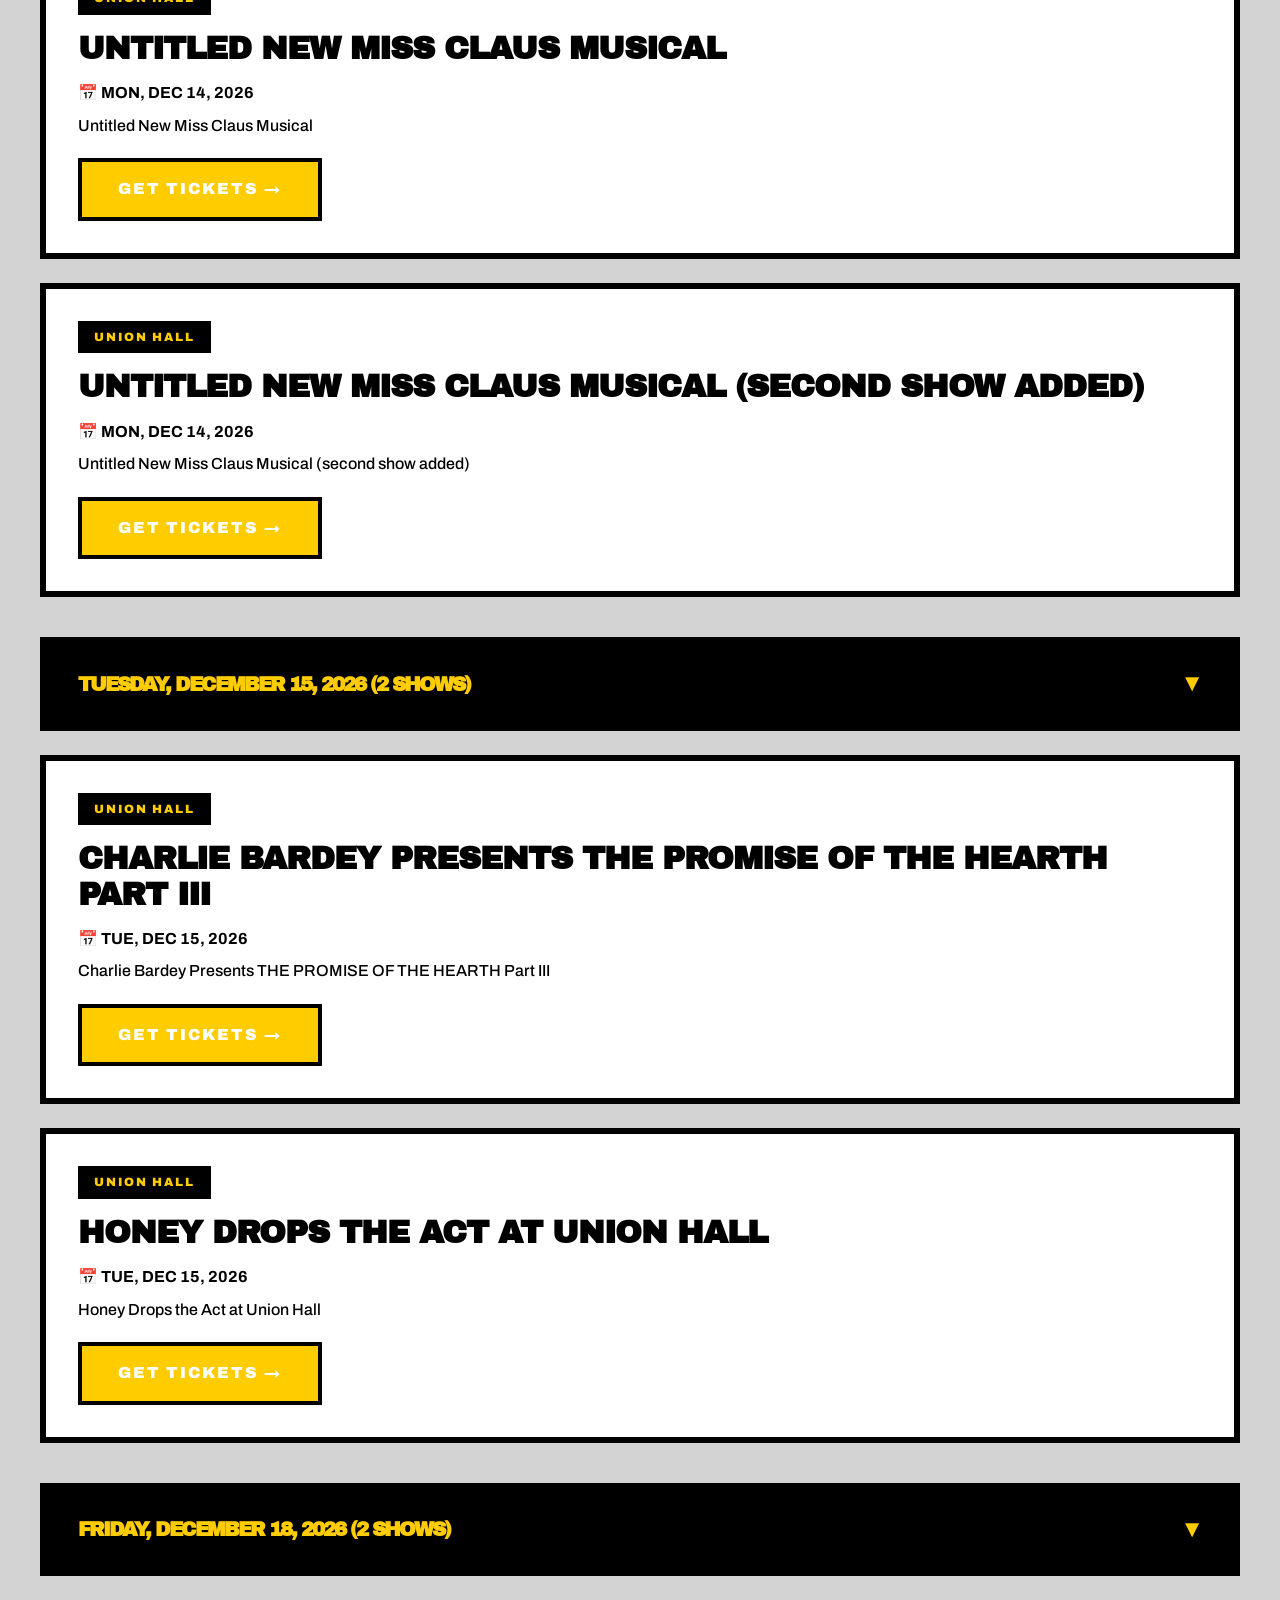
<file: ny.html>
<!DOCTYPE html>
<html lang="en">
<head>
    <meta charset="UTF-8">
    <meta name="viewport" content="width=device-width, initial-scale=1.0">
    <title>New York Comedy Calendar</title>
    <link rel="stylesheet" href="ny-styles.css">
    <link rel="preconnect" href="https://fonts.googleapis.com">
    <link rel="preconnect" href="https://fonts.gstatic.com" crossorigin>
    <link href="https://fonts.googleapis.com/css2?family=Space+Grotesk:wght@400;600;700;800&family=Inter:wght@400;500;600;700&display=swap" rel="stylesheet">
</head>
<body>
    <div class="container">
        <nav class="city-nav">
            <a href="index.html" class="city-link">Chicago</a>
            <span class="city-divider">|</span>
            <a href="ny.html" class="city-link active">New York</a>
            <span class="city-divider">|</span>
            <a href="la.html" class="city-link">Los Angeles</a>
        </nav>

        <header class="header">
            <div class="header-content">
                <h1 class="title">
                    <span class="emoji">🎭</span>
                    <span class="title-text">New York Comedy Calendar</span>
                </h1>
                <p class="subtitle">Your guide to all the laughs in the Big Apple</p>
                <div class="last-updated" id="lastUpdated">
                    Last updated: <span id="updateTime">Loading...</span>
                </div>
            </div>
        </header>

        <div class="search-controls">
            <div class="search-bar">
                <input type="text" id="searchInput" placeholder="Search shows...">
                <input type="text" id="datePickerInput" placeholder="Filter by date or date range..." readonly>
            </div>

            <div id="datePickerModal" class="date-modal hidden">
                <div class="date-modal-content">
                    <div class="date-modal-header">
                        <h3>Select Date or Date Range</h3>
                        <button class="close-modal" onclick="closeDatePicker()">✕</button>
                    </div>
                    <div class="date-modal-body">
                        <div class="date-option">
                            <label>
                                <input type="radio" name="dateMode" value="single" checked>
                                Single Date
                            </label>
                            <input type="date" id="singleDate">
                        </div>
                        <div class="date-option">
                            <label>
                                <input type="radio" name="dateMode" value="range">
                                Date Range
                            </label>
                            <div class="date-range-inputs">
                                <input type="date" id="rangeStart" placeholder="From">
                                <span>to</span>
                                <input type="date" id="rangeEnd" placeholder="To">
                            </div>
                        </div>
                    </div>
                    <div class="date-modal-footer">
                        <button class="btn-secondary" onclick="clearDateFilter()">Clear</button>
                        <button class="btn-primary" onclick="applyDateFilter()">Apply</button>
                    </div>
                </div>
            </div>

            <div class="filter-section">
                <span class="filter-label">Venues</span>
                <div class="view-controls">
                    <button class="filter-btn active" data-filter="all">All Venues</button>
                    <button class="filter-btn" data-filter="Comedy Cellar">Comedy Cellar</button>
                    <button class="filter-btn" data-filter="Gotham Comedy Club">Gotham Comedy Club</button>
                    <button class="filter-btn" data-filter="The Stand">The Stand</button>
                    <button class="filter-btn" data-filter="The Bell House">The Bell House</button>
                    <button class="filter-btn" data-filter="Union Hall">Union Hall</button>
                    <button class="filter-btn" data-filter="Caveat">Caveat</button>
                    <button class="filter-btn" data-filter="UCB Theatre">UCB Theatre</button>
                    <button class="filter-btn" data-filter="other">Other Venues</button>
                </div>
                <div id="activeFilterPill" class="active-filter-pill hidden">
                    <span id="activeFilterText"></span>
                    <button class="clear-filter-btn" onclick="clearVenueFilter()">&times;</button>
                </div>
            </div>

            <div class="filter-section">
                <span class="filter-label">Comedy Type</span>
                <div class="view-controls">
                    <button class="filter-btn active" data-type-filter="all">All Types</button>
                    <button class="filter-btn" data-type-filter="improv">Improv</button>
                    <button class="filter-btn" data-type-filter="standup">Standup</button>
                    <button class="filter-btn" data-type-filter="sketch">Sketch</button>
                </div>
            </div>

            <div class="filter-section">
                <span class="filter-label">Borough</span>
                <div class="view-controls">
                    <button class="filter-btn active" data-borough-filter="all">All Boroughs</button>
                    <button class="filter-btn" data-borough-filter="Manhattan">Manhattan</button>
                    <button class="filter-btn" data-borough-filter="Brooklyn">Brooklyn</button>
                    <button class="filter-btn" data-borough-filter="Queens">Queens</button>
                    <button class="filter-btn" data-borough-filter="Bronx">Bronx</button>
                    <button class="filter-btn" data-borough-filter="Staten Island">Staten Island</button>
                </div>
            </div>

            <div class="filter-section">
                <span class="filter-label">View</span>
                <div class="view-controls">
                    <button class="view-btn active" data-view="date">Group by Date</button>
                    <button class="view-btn" data-view="venue">Group by Venue</button>
                    <button class="view-btn" data-view="list">List View</button>
                </div>
            </div>
        </div>

        <div id="loading" class="loading">
            <div class="spinner"></div>
            <p>Loading shows...</p>
        </div>

        <div id="showsContainer" class="shows-container" style="display: none;">
            <!-- Shows will be dynamically inserted here -->
        </div>

        <div id="noShows" class="no-shows" style="display: none;">
            <span class="emoji-large">🎭</span>
            <p>No shows found. Check back soon!</p>
        </div>
    </div>

    <!-- Venue Info Modal -->
    <div id="venueModal" class="modal">
        <div class="modal-content">
            <span class="modal-close">&times;</span>
            <h2 id="modalVenueName"></h2>
            <div id="modalVenueInfo" class="venue-info">
                <div class="venue-details">
                    <p class="venue-address"></p>
                    <p class="venue-phone"></p>
                    <p class="venue-website"></p>
                </div>
                <div id="mapContainer" class="map-container">
                    <!-- Google Map will be embedded here -->
                </div>
            </div>
        </div>
    </div>

    <footer class="footer">
        <p>Made with ❤️ for New York comedy lovers</p>
        <p class="footer-note">Show times and availability subject to change. Please verify on venue websites.</p>
    </footer>

    <script src="ny-app.js"></script>
</body>
</html>
</file>
<file: styles.css>
/* BRUTALIST CHICAGO FLAG DESIGN */

@import url('https://fonts.googleapis.com/css2?family=Archivo+Black&family=Archivo:wght@400;500;600;700;900&display=swap');

:root {
    --chicago-red: #C8102E;
    --chicago-blue: #003E7E;
    --chicago-light-blue: #B3DDF2;
    --white: #FFFFFF;
    --black: #000000;
    --light-gray: #D3D3D3;
    --dark-gray: #2A2A2A;
}

* {
    margin: 0;
    padding: 0;
    box-sizing: border-box;
}

body {
    font-family: 'Archivo', sans-serif;
    background: var(--light-gray);
    color: var(--black);
    line-height: 1.4;
    min-height: 100vh;
    font-weight: 700;
}

.container {
    max-width: 1400px;
    margin: 0 auto;
    padding: 0;
}

/* City Navigation */
.city-nav {
    background: var(--black);
    padding: 16px 40px;
    text-align: center;
    border-bottom: 4px solid var(--chicago-red);
}

.city-link {
    color: var(--white);
    text-decoration: none;
    font-weight: 700;
    font-size: 1.1rem;
    text-transform: uppercase;
    letter-spacing: 1px;
    padding: 8px 16px;
    transition: color 0.2s;
}

.city-link:hover {
    color: var(--chicago-light-blue);
}

.city-link.active {
    color: var(--chicago-red);
    font-weight: 900;
}

.city-divider {
    color: var(--dark-gray);
    margin: 0 12px;
    font-weight: 700;
}

/* Header */
.header {
    background: var(--black);
    padding: 60px 40px;
    border-bottom: 16px solid var(--chicago-red);
    position: relative;
}

.header::after {
    content: '';
    position: absolute;
    bottom: -16px;
    left: 0;
    right: 0;
    height: 16px;
    background: repeating-linear-gradient(
        90deg,
        var(--chicago-red) 0px,
        var(--chicago-red) 20px,
        var(--chicago-blue) 20px,
        var(--chicago-blue) 40px
    );
}

.title {
    font-family: 'Archivo Black', sans-serif;
    font-size: 5rem;
    font-weight: 900;
    margin-bottom: 20px;
    color: var(--white);
    text-transform: uppercase;
    letter-spacing: -3px;
    line-height: 0.9;
}

.emoji {
    display: none;
}

.title-text {
    display: block;
}

.subtitle {
    font-size: 1.5rem;
    color: var(--chicago-light-blue);
    font-weight: 700;
    text-transform: uppercase;
    letter-spacing: 2px;
}

.last-updated {
    margin-top: 24px;
    font-size: 0.9rem;
    color: var(--light-gray);
    font-weight: 700;
    text-transform: uppercase;
    letter-spacing: 1px;
}

/* Search and Controls */
.search-controls {
    background: var(--light-gray);
    padding: 40px;
    border-bottom: 8px solid var(--black);
}

.search-bar {
    display: flex;
    gap: 16px;
    margin-bottom: 24px;
    flex-wrap: wrap;
}

#searchInput, #datePickerInput {
    flex: 1;
    min-width: 200px;
    padding: 16px 20px;
    border: 4px solid var(--black);
    background: var(--white);
    color: var(--black);
    font-size: 1rem;
    font-family: 'Archivo', sans-serif;
    font-weight: 700;
    text-transform: uppercase;
}

#datePickerInput {
    cursor: pointer;
    text-transform: none;
    font-weight: 600;
}

#datePickerInput::placeholder {
    color: rgba(0, 0, 0, 0.4);
    font-weight: 600;
}

#searchInput:focus, #datePickerInput:focus {
    outline: none;
    border-color: var(--chicago-red);
}

/* Date Picker Modal */
.date-modal {
    position: fixed;
    top: 0;
    left: 0;
    width: 100%;
    height: 100%;
    background: rgba(0, 0, 0, 0.8);
    display: flex;
    align-items: center;
    justify-content: center;
    z-index: 1000;
}

.date-modal.hidden {
    display: none;
}

.date-modal-content {
    background: var(--white);
    border: 8px solid var(--black);
    max-width: 500px;
    width: 90%;
    box-shadow: 16px 16px 0 var(--black);
}

.date-modal-header {
    background: var(--black);
    color: var(--chicago-light-blue);
    padding: 24px 32px;
    display: flex;
    justify-content: space-between;
    align-items: center;
    border-bottom: 4px solid var(--black);
}

.date-modal-header h3 {
    font-family: 'Archivo Black', sans-serif;
    font-size: 1.25rem;
    font-weight: 900;
    text-transform: uppercase;
    letter-spacing: -2px;
    margin: 0;
}

.close-modal {
    background: none;
    border: none;
    color: var(--chicago-light-blue);
    font-size: 2rem;
    cursor: pointer;
    line-height: 1;
    padding: 0;
    width: 32px;
    height: 32px;
    transition: all 0.1s ease;
}

.close-modal:hover {
    color: var(--chicago-red);
    transform: scale(1.2);
}

.date-modal-body {
    padding: 32px;
}

.date-option {
    margin-bottom: 24px;
}

.date-option:last-child {
    margin-bottom: 0;
}

.date-option label {
    display: block;
    font-family: 'Archivo', sans-serif;
    font-weight: 700;
    font-size: 1rem;
    text-transform: uppercase;
    margin-bottom: 12px;
    cursor: pointer;
}

.date-option input[type="radio"] {
    margin-right: 8px;
    cursor: pointer;
}

.date-option input[type="date"] {
    width: 100%;
    padding: 12px 16px;
    border: 4px solid var(--black);
    background: var(--white);
    font-family: 'Archivo', sans-serif;
    font-weight: 600;
    font-size: 1rem;
    color-scheme: light;
}

.date-option input[type="date"]:disabled {
    background: var(--light-gray);
    cursor: not-allowed;
    opacity: 0.5;
}

.date-range-inputs {
    display: flex;
    align-items: center;
    gap: 12px;
}

.date-range-inputs input[type="date"] {
    flex: 1;
}

.date-range-inputs span {
    font-family: 'Archivo', sans-serif;
    font-weight: 700;
    text-transform: uppercase;
}

.date-modal-footer {
    padding: 24px 32px;
    background: var(--light-gray);
    display: flex;
    justify-content: flex-end;
    gap: 16px;
    border-top: 4px solid var(--black);
}

.btn-primary, .btn-secondary {
    padding: 12px 32px;
    border: 4px solid var(--black);
    font-family: 'Archivo', sans-serif;
    font-weight: 700;
    font-size: 1rem;
    text-transform: uppercase;
    cursor: pointer;
    transition: all 0.1s ease;
}

.btn-primary {
    background: var(--black);
    color: var(--chicago-light-blue);
}

.btn-primary:hover {
    background: var(--chicago-red);
    color: var(--white);
    transform: translate(-2px, -2px);
    box-shadow: 4px 4px 0 var(--black);
}

.btn-secondary {
    background: var(--white);
    color: var(--black);
}

.btn-secondary:hover {
    background: var(--light-gray);
    transform: translate(-2px, -2px);
    box-shadow: 4px 4px 0 var(--black);
}

#searchInput::placeholder {
    color: rgba(0, 0, 0, 0.4);
    text-transform: none;
    font-weight: 600;
}

.filter-section {
    margin-top: 24px;
}

.filter-section:first-of-type {
    margin-top: 0;
}

.filter-label {
    color: var(--black);
    font-weight: 900;
    text-transform: uppercase;
    font-size: 0.85rem;
    letter-spacing: 2px;
    margin-bottom: 12px;
    display: block;
}

.view-controls {
    display: flex;
    gap: 12px;
    flex-wrap: wrap;
    margin-bottom: 8px;
}

.view-btn, .filter-btn {
    padding: 16px 28px;
    border: 4px solid var(--black);
    background: var(--white);
    color: var(--black);
    cursor: pointer;
    font-weight: 900;
    font-size: 0.9rem;
    font-family: 'Archivo', sans-serif;
    text-transform: uppercase;
    letter-spacing: 1px;
    transition: all 0.1s ease;
    margin: -2px;
}

.view-btn:hover, .filter-btn:hover {
    background: var(--chicago-light-blue);
    transform: translate(-2px, -2px);
    box-shadow: 4px 4px 0 var(--black);
}

.view-btn.active {
    background: var(--chicago-blue);
    color: var(--white);
}

.filter-btn.active {
    background: var(--black);
    color: var(--chicago-light-blue);
}

/* Active filter pill */
.active-filter-pill {
    display: inline-flex;
    align-items: center;
    gap: 8px;
    background: var(--chicago-red);
    color: var(--white);
    padding: 8px 16px;
    border: 4px solid var(--black);
    font-weight: 700;
    text-transform: uppercase;
    font-size: 0.9rem;
    margin-top: 12px;
}

.active-filter-pill.hidden {
    display: none;
}

.clear-filter-btn {
    background: none;
    border: none;
    color: var(--white);
    font-size: 1.5rem;
    font-weight: 700;
    cursor: pointer;
    padding: 0;
    line-height: 1;
    margin-left: 4px;
}

.clear-filter-btn:hover {
    color: var(--chicago-light-blue);
}

/* Modal "See all events" button */
.see-all-venue-btn-modal {
    background: var(--chicago-red);
    color: var(--white);
    border: none;
    padding: 12px 24px;
    font-weight: 700;
    font-size: 0.95rem;
    cursor: pointer;
    font-family: 'Space Grotesk', sans-serif;
    transition: background-color 0.2s;
    letter-spacing: 0.5px;
    margin-top: 16px;
    border-radius: 4px;
}

.see-all-venue-btn-modal:hover {
    background-color: var(--chicago-blue);
}

/* Shows Container */
.shows-container {
    padding: 40px;
    background: var(--light-gray);
}

/* Group View */
.date-group, .venue-group {
    margin-bottom: 40px;
}

.date-group-header,
.venue-group-header,
.group-header {
    background: var(--black);
    color: var(--chicago-light-blue);
    padding: 24px 32px;
    cursor: pointer;
    display: flex;
    justify-content: space-between;
    align-items: center;
    margin-bottom: 0;
    transition: all 0.1s ease;
    border: 6px solid var(--black);
    font-family: 'Archivo Black', sans-serif;
    font-size: 1.25rem;
    font-weight: 900;
    text-transform: uppercase;
    letter-spacing: -2px;
}

.date-group-header:hover,
.venue-group-header:hover,
.group-header:hover {
    background: var(--chicago-red);
    color: var(--white);
    transform: translate(-3px, -3px);
    box-shadow: 6px 6px 0 var(--black);
}

.date-group-header.collapsed .arrow,
.venue-group-header.collapsed .arrow {
    transform: rotate(-90deg);
}

.arrow {
    transition: transform 0.2s ease;
    font-size: 1.5rem;
}

.date-group-shows,
.venue-group-shows {
    padding-top: 24px;
}

.date-group-shows.hidden,
.venue-group-shows.hidden {
    display: none;
}

.group-header h2 {
    font-family: 'Archivo Black', sans-serif;
    font-size: 1.5rem;
    font-weight: 900;
    text-transform: uppercase;
    letter-spacing: -1px;
}

.group-count {
    background: var(--chicago-red);
    color: var(--white);
    padding: 8px 20px;
    font-weight: 900;
    font-size: 1rem;
}

.group-content {
    display: grid;
    gap: 0;
}

.group-content.collapsed {
    display: none;
}

/* Show Cards */
.show-card {
    background: var(--white);
    border: 6px solid var(--black);
    padding: 32px;
    margin-bottom: 24px;
    transition: all 0.1s ease;
    position: relative;
}

.show-card::before {
    content: '';
    position: absolute;
    top: -6px;
    left: -6px;
    right: -6px;
    bottom: -6px;
    border: 6px solid var(--black);
    pointer-events: none;
    opacity: 0;
    transition: opacity 0.1s ease;
}

.show-card:hover {
    transform: translate(-4px, -4px);
    box-shadow: 8px 8px 0 var(--black);
}

.show-card:hover::before {
    opacity: 1;
}

.venue-tag {
    display: inline-block;
    padding: 8px 16px;
    background: var(--black);
    color: var(--chicago-light-blue);
    font-size: 0.75rem;
    font-weight: 900;
    text-transform: uppercase;
    letter-spacing: 2px;
    margin-bottom: 16px;
    cursor: pointer;
    transition: all 0.1s ease;
    border: none;
}

.venue-tag:hover {
    background: var(--chicago-red);
    color: var(--white);
}

.show-title {
    font-family: 'Archivo Black', sans-serif;
    font-size: 2rem;
    font-weight: 900;
    margin-bottom: 16px;
    color: var(--black);
    text-transform: uppercase;
    letter-spacing: -1px;
    line-height: 1.1;
}

.show-date, .show-time {
    font-size: 1rem;
    color: var(--black);
    margin-bottom: 8px;
    font-weight: 700;
    text-transform: uppercase;
}

.show-description {
    font-size: 1rem;
    color: var(--black);
    line-height: 1.6;
    margin-bottom: 20px;
    font-weight: 500;
}

.show-link {
    display: inline-block;
    padding: 16px 36px;
    background: var(--chicago-red);
    color: var(--white);
    text-decoration: none;
    border: 4px solid var(--black);
    font-weight: 900;
    font-size: 1rem;
    text-transform: uppercase;
    letter-spacing: 2px;
    transition: all 0.1s ease;
}

.show-link:hover {
    background: var(--chicago-blue);
    transform: translate(-2px, -2px);
    box-shadow: 4px 4px 0 var(--black);
}

/* List View */
.show-card.list-view {
    border-left: 12px solid var(--chicago-red);
}

/* Modal */
.modal {
    display: none;
    position: fixed;
    z-index: 1000;
    left: 0;
    top: 0;
    width: 100%;
    height: 100%;
    background: rgba(0, 0, 0, 0.85);
}

.modal.active {
    display: flex;
    align-items: center;
    justify-content: center;
}

.modal-content {
    background: var(--white);
    border: 8px solid var(--black);
    padding: 0;
    max-width: 700px;
    width: 90%;
    max-height: 90vh;
    overflow: hidden;
    box-shadow: 12px 12px 0 var(--chicago-red);
}

.modal-close {
    position: absolute;
    top: 20px;
    right: 20px;
    font-size: 2.5rem;
    font-weight: 900;
    cursor: pointer;
    background: var(--chicago-red);
    color: var(--white);
    width: 60px;
    height: 60px;
    border: 4px solid var(--black);
    display: flex;
    align-items: center;
    justify-content: center;
    transition: all 0.1s ease;
    z-index: 10;
}

.modal-close:hover {
    background: var(--chicago-blue);
    transform: translate(-2px, -2px);
    box-shadow: 4px 4px 0 var(--black);
}

.venue-modal-title {
    font-family: 'Archivo Black', sans-serif;
    font-size: 2.5rem;
    font-weight: 900;
    color: var(--white);
    background: var(--black);
    padding: 32px 40px;
    border-bottom: 8px solid var(--chicago-red);
    text-transform: uppercase;
    letter-spacing: -1px;
}

.venue-info {
    padding: 32px 40px;
    overflow-y: auto;
    max-height: calc(90vh - 150px);
}

.venue-info p {
    margin-bottom: 12px;
    font-size: 1.1rem;
    color: var(--black);
    line-height: 1.6;
    font-weight: 600;
}

.venue-info strong {
    font-weight: 900;
    text-transform: uppercase;
}

.venue-info a {
    color: var(--chicago-red);
    text-decoration: none;
    font-weight: 900;
    border-bottom: 3px solid var(--chicago-red);
}

.venue-info a:hover {
    background: var(--chicago-red);
    color: var(--white);
    padding: 0 4px;
}

#venueMap {
    width: 100%;
    height: 400px;
    border: 6px solid var(--black);
    margin-top: 20px;
}

/* Loading and Empty States */
.loading {
    text-align: center;
    padding: 80px 40px;
}

.spinner {
    width: 70px;
    height: 70px;
    border: 8px solid var(--light-gray);
    border-top: 8px solid var(--chicago-red);
    margin: 0 auto 24px;
    animation: spin 1s linear infinite;
}

@keyframes spin {
    0% { transform: rotate(0deg); }
    100% { transform: rotate(360deg); }
}

.no-shows {
    text-align: center;
    padding: 80px 40px;
    background: var(--white);
    border: 8px solid var(--black);
    box-shadow: 10px 10px 0 var(--black);
    margin: 40px;
}

.emoji-large {
    font-size: 6rem;
    display: block;
    margin-bottom: 24px;
}

.no-shows p {
    font-family: 'Archivo Black', sans-serif;
    font-size: 1.5rem;
    color: var(--black);
    text-transform: uppercase;
}

/* Footer */
.footer {
    text-align: center;
    padding: 50px 40px;
    background: var(--black);
    color: var(--white);
    font-size: 1rem;
    font-weight: 700;
    border-top: 8px solid var(--chicago-red);
}

.footer-note {
    margin-top: 12px;
    font-size: 0.9rem;
    font-weight: 600;
    color: var(--chicago-light-blue);
}

/* Animations */
@keyframes fadeIn {
    from { opacity: 0; }
    to { opacity: 1; }
}

@keyframes slideUp {
    from {
        transform: translateY(30px);
        opacity: 0;
    }
    to {
        transform: translateY(0);
        opacity: 1;
    }
}

/* Responsive */
@media (max-width: 768px) {
    .title {
        font-size: 2.5rem;
    }

    .header {
        padding: 40px 24px;
    }

    .shows-container {
        padding: 24px;
    }

    .search-controls {
        padding: 24px;
    }

    .search-bar {
        flex-direction: column;
    }

    #searchInput, #dateFilter {
        width: 100%;
    }

    .group-header h2 {
        font-size: 1.2rem;
    }

    .modal-content {
        width: 95%;
    }

    .venue-modal-title {
        font-size: 2rem;
        padding: 24px;
    }

    .venue-info {
        padding: 24px;
    }

    .show-card {
        padding: 20px;
    }

    .show-title {
        font-size: 1.5rem;
    }

    .view-btn, .filter-btn {
        font-size: 0.8rem;
        padding: 12px 16px;
    }
}
</file>
<file: la-styles.css>
/* BRUTALIST LOS ANGELES DESIGN - SUNSET GRADIENT */

@import url('https://fonts.googleapis.com/css2?family=Archivo+Black&family=Archivo:wght@400;500;600;700;900&display=swap');

:root {
    --la-orange: #FF6B35;
    --la-pink: #FF006E;
    --la-purple: #8338EC;
    --la-yellow: #FFD60A;
    --white: #FFFFFF;
    --black: #000000;
    --light-gray: #D3D3D3;
    --dark-gray: #2A2A2A;
}

* {
    margin: 0;
    padding: 0;
    box-sizing: border-box;
}

body {
    font-family: 'Archivo', sans-serif;
    background: var(--light-gray);
    color: var(--black);
    line-height: 1.4;
    min-height: 100vh;
    font-weight: 700;
}

.container {
    max-width: 1400px;
    margin: 0 auto;
    padding: 0;
}

/* City Navigation */
.city-nav {
    background: var(--black);
    padding: 16px 40px;
    text-align: center;
    border-bottom: 4px solid var(--la-pink);
}

.city-link {
    color: var(--white);
    text-decoration: none;
    font-weight: 700;
    font-size: 1.1rem;
    text-transform: uppercase;
    letter-spacing: 1px;
    padding: 8px 16px;
    transition: color 0.2s;
}

.city-link:hover {
    color: var(--la-yellow);
}

.city-link.active {
    color: var(--la-pink);
    font-weight: 900;
}

.city-divider {
    color: var(--dark-gray);
    margin: 0 12px;
    font-weight: 700;
}

/* Header */
.header {
    background: var(--black);
    padding: 60px 40px;
    border-bottom: 16px solid var(--la-purple);
    position: relative;
}

.header::after {
    content: '';
    position: absolute;
    bottom: -16px;
    left: 0;
    right: 0;
    height: 16px;
    background: linear-gradient(
        90deg,
        var(--la-orange) 0%,
        var(--la-pink) 50%,
        var(--la-purple) 100%
    );
}

.title {
    font-family: 'Archivo Black', sans-serif;
    font-size: 5rem;
    font-weight: 900;
    margin-bottom: 20px;
    color: var(--white);
    text-transform: uppercase;
    letter-spacing: -3px;
    line-height: 0.9;
}

.emoji {
    display: none;
}

.title-text {
    display: block;
}

.subtitle {
    font-size: 1.5rem;
    color: var(--la-yellow);
    font-weight: 700;
    text-transform: uppercase;
    letter-spacing: 2px;
}

.last-updated {
    margin-top: 24px;
    font-size: 0.9rem;
    color: var(--light-gray);
    font-weight: 700;
    text-transform: uppercase;
    letter-spacing: 1px;
}

/* Search and Controls */
.search-controls {
    background: var(--light-gray);
    padding: 40px;
    border-bottom: 8px solid var(--black);
}

.search-bar {
    display: flex;
    gap: 16px;
    margin-bottom: 24px;
    flex-wrap: wrap;
}

#searchInput, #datePickerInput {
    flex: 1;
    min-width: 200px;
    padding: 16px 20px;
    border: 4px solid var(--black);
    background: var(--white);
    color: var(--black);
    font-size: 1rem;
    font-family: 'Archivo', sans-serif;
    font-weight: 700;
    text-transform: uppercase;
}

#datePickerInput {
    cursor: pointer;
    text-transform: none;
    font-weight: 600;
}

#datePickerInput::placeholder {
    color: rgba(0, 0, 0, 0.4);
    font-weight: 600;
}

#searchInput:focus, #datePickerInput:focus {
    outline: none;
    border-color: var(--la-purple);
}

/* Date Picker Modal */
.date-modal {
    position: fixed;
    top: 0;
    left: 0;
    width: 100%;
    height: 100%;
    background: rgba(0, 0, 0, 0.8);
    display: flex;
    align-items: center;
    justify-content: center;
    z-index: 1000;
}

.date-modal.hidden {
    display: none;
}

.date-modal-content {
    background: var(--white);
    border: 8px solid var(--black);
    max-width: 500px;
    width: 90%;
    box-shadow: 16px 16px 0 var(--black);
}

.date-modal-header {
    background: var(--black);
    color: var(--la-yellow);
    padding: 24px 32px;
    display: flex;
    justify-content: space-between;
    align-items: center;
    border-bottom: 4px solid var(--black);
}

.date-modal-header h3 {
    font-family: 'Archivo Black', sans-serif;
    font-size: 1.25rem;
    font-weight: 900;
    text-transform: uppercase;
    letter-spacing: -2px;
    margin: 0;
}

.close-modal {
    background: none;
    border: none;
    color: var(--la-yellow);
    font-size: 2rem;
    cursor: pointer;
    line-height: 1;
    padding: 0;
    width: 32px;
    height: 32px;
    transition: all 0.1s ease;
}

.close-modal:hover {
    color: var(--la-purple);
    transform: scale(1.2);
}

.date-modal-body {
    padding: 32px;
}

.date-option {
    margin-bottom: 24px;
}

.date-option:last-child {
    margin-bottom: 0;
}

.date-option label {
    display: block;
    font-family: 'Archivo', sans-serif;
    font-weight: 700;
    font-size: 1rem;
    text-transform: uppercase;
    margin-bottom: 12px;
    cursor: pointer;
}

.date-option input[type="radio"] {
    margin-right: 8px;
    cursor: pointer;
}

.date-option input[type="date"] {
    width: 100%;
    padding: 12px 16px;
    border: 4px solid var(--black);
    background: var(--white);
    font-family: 'Archivo', sans-serif;
    font-weight: 600;
    font-size: 1rem;
    color-scheme: light;
}

.date-option input[type="date"]:disabled {
    background: var(--light-gray);
    cursor: not-allowed;
    opacity: 0.5;
}

.date-range-inputs {
    display: flex;
    align-items: center;
    gap: 12px;
}

.date-range-inputs input[type="date"] {
    flex: 1;
}

.date-range-inputs span {
    font-family: 'Archivo', sans-serif;
    font-weight: 700;
    text-transform: uppercase;
}

.date-modal-footer {
    padding: 24px 32px;
    background: var(--light-gray);
    display: flex;
    justify-content: flex-end;
    gap: 16px;
    border-top: 4px solid var(--black);
}

.btn-primary, .btn-secondary {
    padding: 12px 32px;
    border: 4px solid var(--black);
    font-family: 'Archivo', sans-serif;
    font-weight: 700;
    font-size: 1rem;
    text-transform: uppercase;
    cursor: pointer;
    transition: all 0.1s ease;
}

.btn-primary {
    background: var(--black);
    color: var(--la-yellow);
}

.btn-primary:hover {
    background: var(--la-purple);
    color: var(--white);
    transform: translate(-2px, -2px);
    box-shadow: 4px 4px 0 var(--black);
}

.btn-secondary {
    background: var(--white);
    color: var(--black);
}

.btn-secondary:hover {
    background: var(--light-gray);
    transform: translate(-2px, -2px);
    box-shadow: 4px 4px 0 var(--black);
}

#searchInput::placeholder {
    color: rgba(0, 0, 0, 0.4);
    text-transform: none;
    font-weight: 600;
}

.filter-section {
    margin-top: 24px;
}

.filter-section:first-of-type {
    margin-top: 0;
}

.filter-label {
    color: var(--black);
    font-weight: 900;
    text-transform: uppercase;
    font-size: 0.85rem;
    letter-spacing: 2px;
    margin-bottom: 12px;
    display: block;
}

.view-controls {
    display: flex;
    gap: 12px;
    flex-wrap: wrap;
    margin-bottom: 8px;
}

.view-btn, .filter-btn {
    padding: 16px 28px;
    border: 4px solid var(--black);
    background: var(--white);
    color: var(--black);
    cursor: pointer;
    font-weight: 900;
    font-size: 0.9rem;
    font-family: 'Archivo', sans-serif;
    text-transform: uppercase;
    letter-spacing: 1px;
    transition: all 0.1s ease;
    margin: -2px;
}

.view-btn:hover, .filter-btn:hover {
    background: var(--la-yellow);
    transform: translate(-2px, -2px);
    box-shadow: 4px 4px 0 var(--black);
}

.view-btn.active {
    background: var(--la-pink);
    color: var(--white);
}

.filter-btn.active {
    background: var(--black);
    color: var(--la-yellow);
}

/* Active filter pill */
.active-filter-pill {
    display: inline-flex;
    align-items: center;
    gap: 8px;
    background: var(--la-pink);
    color: var(--white);
    padding: 8px 16px;
    border: 4px solid var(--black);
    font-weight: 700;
    text-transform: uppercase;
    font-size: 0.9rem;
    margin-top: 12px;
}

.active-filter-pill.hidden {
    display: none;
}

.clear-filter-btn {
    background: none;
    border: none;
    color: var(--white);
    font-size: 1.5rem;
    font-weight: 700;
    cursor: pointer;
    padding: 0;
    line-height: 1;
    margin-left: 4px;
}

.clear-filter-btn:hover {
    color: var(--la-yellow);
}

/* Modal "See all events" button */
.see-all-venue-btn-modal {
    background: var(--la-purple);
    color: var(--white);
    border: none;
    padding: 12px 24px;
    font-weight: 700;
    font-size: 0.95rem;
    cursor: pointer;
    font-family: 'Space Grotesk', sans-serif;
    transition: background-color 0.2s;
    letter-spacing: 0.5px;
    margin-top: 16px;
    border-radius: 4px;
}

.see-all-venue-btn-modal:hover {
    background-color: var(--la-pink);
}

/* Shows Container */
.shows-container {
    padding: 40px;
    background: var(--light-gray);
}

/* Group View */
.date-group, .venue-group {
    margin-bottom: 40px;
}

.date-group-header,
.venue-group-header,
.group-header {
    background: var(--black);
    color: var(--la-yellow);
    padding: 24px 32px;
    cursor: pointer;
    display: flex;
    justify-content: space-between;
    align-items: center;
    margin-bottom: 0;
    transition: all 0.1s ease;
    border: 6px solid var(--black);
    font-family: 'Archivo Black', sans-serif;
    font-size: 1.25rem;
    font-weight: 900;
    text-transform: uppercase;
    letter-spacing: -2px;
}

.date-group-header:hover,
.venue-group-header:hover,
.group-header:hover {
    background: var(--la-purple);
    color: var(--white);
    transform: translate(-3px, -3px);
    box-shadow: 6px 6px 0 var(--black);
}

.date-group-header.collapsed .arrow,
.venue-group-header.collapsed .arrow {
    transform: rotate(-90deg);
}

.arrow {
    transition: transform 0.2s ease;
    font-size: 1.5rem;
}

.date-group-shows,
.venue-group-shows {
    padding-top: 24px;
}

.date-group-shows.hidden,
.venue-group-shows.hidden {
    display: none;
}

.group-header h2 {
    font-family: 'Archivo Black', sans-serif;
    font-size: 1.5rem;
    font-weight: 900;
    text-transform: uppercase;
    letter-spacing: -1px;
}

.group-count {
    background: var(--la-purple);
    color: var(--white);
    padding: 8px 20px;
    font-weight: 900;
    font-size: 1rem;
}

.group-content {
    display: grid;
    gap: 0;
}

.group-content.collapsed {
    display: none;
}

/* Show Cards */
.show-card {
    background: var(--white);
    border: 6px solid var(--black);
    padding: 32px;
    margin-bottom: 24px;
    transition: all 0.1s ease;
    position: relative;
}

.show-card::before {
    content: '';
    position: absolute;
    top: -6px;
    left: -6px;
    right: -6px;
    bottom: -6px;
    border: 6px solid var(--black);
    pointer-events: none;
    opacity: 0;
    transition: opacity 0.1s ease;
}

.show-card:hover {
    transform: translate(-4px, -4px);
    box-shadow: 8px 8px 0 var(--black);
}

.show-card:hover::before {
    opacity: 1;
}

.venue-tag {
    display: inline-block;
    padding: 8px 16px;
    background: var(--black);
    color: var(--la-yellow);
    font-size: 0.75rem;
    font-weight: 900;
    text-transform: uppercase;
    letter-spacing: 2px;
    margin-bottom: 16px;
    cursor: pointer;
    transition: all 0.1s ease;
    border: none;
}

.venue-tag:hover {
    background: var(--la-purple);
    color: var(--white);
}

.show-title {
    font-family: 'Archivo Black', sans-serif;
    font-size: 2rem;
    font-weight: 900;
    margin-bottom: 16px;
    color: var(--black);
    text-transform: uppercase;
    letter-spacing: -1px;
    line-height: 1.1;
}

.show-date, .show-time {
    font-size: 1rem;
    color: var(--black);
    margin-bottom: 8px;
    font-weight: 700;
    text-transform: uppercase;
}

.show-description {
    font-size: 1rem;
    color: var(--black);
    line-height: 1.6;
    margin-bottom: 20px;
    font-weight: 500;
}

.show-link {
    display: inline-block;
    padding: 16px 36px;
    background: var(--la-purple);
    color: var(--white);
    text-decoration: none;
    border: 4px solid var(--black);
    font-weight: 900;
    font-size: 1rem;
    text-transform: uppercase;
    letter-spacing: 2px;
    transition: all 0.1s ease;
}

.show-link:hover {
    background: var(--la-pink);
    transform: translate(-2px, -2px);
    box-shadow: 4px 4px 0 var(--black);
}

/* List View */
.show-card.list-view {
    border-left: 12px solid var(--la-purple);
}

/* Modal */
.modal {
    display: none;
    position: fixed;
    z-index: 1000;
    left: 0;
    top: 0;
    width: 100%;
    height: 100%;
    background: rgba(0, 0, 0, 0.85);
}

.modal.active {
    display: flex;
    align-items: center;
    justify-content: center;
}

.modal-content {
    background: var(--white);
    border: 8px solid var(--black);
    padding: 0;
    max-width: 700px;
    width: 90%;
    max-height: 90vh;
    overflow: hidden;
    box-shadow: 12px 12px 0 var(--la-purple);
}

.modal-close {
    position: absolute;
    top: 20px;
    right: 20px;
    font-size: 2.5rem;
    font-weight: 900;
    cursor: pointer;
    background: var(--la-purple);
    color: var(--white);
    width: 60px;
    height: 60px;
    border: 4px solid var(--black);
    display: flex;
    align-items: center;
    justify-content: center;
    transition: all 0.1s ease;
    z-index: 10;
}

.modal-close:hover {
    background: var(--la-pink);
    transform: translate(-2px, -2px);
    box-shadow: 4px 4px 0 var(--black);
}

.venue-modal-title {
    font-family: 'Archivo Black', sans-serif;
    font-size: 2.5rem;
    font-weight: 900;
    color: var(--white);
    background: var(--black);
    padding: 32px 40px;
    border-bottom: 8px solid var(--la-purple);
    text-transform: uppercase;
    letter-spacing: -1px;
}

.venue-info {
    padding: 32px 40px;
    overflow-y: auto;
    max-height: calc(90vh - 150px);
}

.venue-info p {
    margin-bottom: 12px;
    font-size: 1.1rem;
    color: var(--black);
    line-height: 1.6;
    font-weight: 600;
}

.venue-info strong {
    font-weight: 900;
    text-transform: uppercase;
}

.venue-info a {
    color: var(--la-purple);
    text-decoration: none;
    font-weight: 900;
    border-bottom: 3px solid var(--la-purple);
}

.venue-info a:hover {
    background: var(--la-purple);
    color: var(--white);
    padding: 0 4px;
}

#venueMap {
    width: 100%;
    height: 400px;
    border: 6px solid var(--black);
    margin-top: 20px;
}

/* Loading and Empty States */
.loading {
    text-align: center;
    padding: 80px 40px;
}

.spinner {
    width: 70px;
    height: 70px;
    border: 8px solid var(--light-gray);
    border-top: 8px solid var(--la-purple);
    margin: 0 auto 24px;
    animation: spin 1s linear infinite;
}

@keyframes spin {
    0% { transform: rotate(0deg); }
    100% { transform: rotate(360deg); }
}

.no-shows {
    text-align: center;
    padding: 80px 40px;
    background: var(--white);
    border: 8px solid var(--black);
    box-shadow: 10px 10px 0 var(--black);
    margin: 40px;
}

.emoji-large {
    font-size: 6rem;
    display: block;
    margin-bottom: 24px;
}

.no-shows p {
    font-family: 'Archivo Black', sans-serif;
    font-size: 1.5rem;
    color: var(--black);
    text-transform: uppercase;
}

/* Footer */
.footer {
    text-align: center;
    padding: 50px 40px;
    background: var(--black);
    color: var(--white);
    font-size: 1rem;
    font-weight: 700;
    border-top: 8px solid var(--la-purple);
}

.footer-note {
    margin-top: 12px;
    font-size: 0.9rem;
    font-weight: 600;
    color: var(--la-yellow);
}

/* Map Container */
.map-container {
    margin-top: 20px;
}

.map-container iframe {
    width: 100%;
    height: 400px;
    border: 6px solid var(--black);
}

/* Venue Info Button */
.venue-info-btn {
    margin-left: 12px;
    padding: 6px 12px;
    background: var(--la-purple);
    color: var(--white);
    border: 3px solid var(--black);
    cursor: pointer;
    font-size: 0.8rem;
    font-weight: 900;
    text-transform: uppercase;
    transition: all 0.1s ease;
}

.venue-info-btn:hover {
    background: var(--la-pink);
    transform: translate(-1px, -1px);
    box-shadow: 2px 2px 0 var(--black);
}

/* Animations */
@keyframes fadeIn {
    from { opacity: 0; }
    to { opacity: 1; }
}

@keyframes slideUp {
    from {
        transform: translateY(30px);
        opacity: 0;
    }
    to {
        transform: translateY(0);
        opacity: 1;
    }
}

/* Responsive */
@media (max-width: 768px) {
    .title {
        font-size: 2.5rem;
    }

    .header {
        padding: 40px 24px;
    }

    .shows-container {
        padding: 24px;
    }

    .search-controls {
        padding: 24px;
    }

    .search-bar {
        flex-direction: column;
    }

    #searchInput, #dateFilter {
        width: 100%;
    }

    .group-header h2 {
        font-size: 1.2rem;
    }

    .modal-content {
        width: 95%;
    }

    .venue-modal-title {
        font-size: 2rem;
        padding: 24px;
    }

    .venue-info {
        padding: 24px;
    }

    .show-card {
        padding: 20px;
    }

    .show-title {
        font-size: 1.5rem;
    }

    .view-btn, .filter-btn {
        font-size: 0.8rem;
        padding: 12px 16px;
    }
}
</file>
<file: ny-styles.css>
/* BRUTALIST NEW YORK DESIGN - NYC TAXI COLORS */

@import url('https://fonts.googleapis.com/css2?family=Archivo+Black&family=Archivo:wght@400;500;600;700;900&display=swap');

:root {
    --ny-yellow: #FFCC00;
    --ny-black: #000000;
    --ny-gray: #808080;
    --white: #FFFFFF;
    --black: #000000;
    --light-gray: #D3D3D3;
    --dark-gray: #2A2A2A;
}

* {
    margin: 0;
    padding: 0;
    box-sizing: border-box;
}

body {
    font-family: 'Archivo', sans-serif;
    background: var(--light-gray);
    color: var(--black);
    line-height: 1.4;
    min-height: 100vh;
    font-weight: 700;
}

.container {
    max-width: 1400px;
    margin: 0 auto;
    padding: 0;
}

/* City Navigation */
.city-nav {
    background: var(--black);
    padding: 16px 40px;
    text-align: center;
    border-bottom: 4px solid var(--ny-yellow);
}

.city-link {
    color: var(--white);
    text-decoration: none;
    font-weight: 700;
    font-size: 1.1rem;
    text-transform: uppercase;
    letter-spacing: 1px;
    padding: 8px 16px;
    transition: color 0.2s;
}

.city-link:hover {
    color: var(--ny-yellow);
}

.city-link.active {
    color: var(--ny-yellow);
    font-weight: 900;
}

.city-divider {
    color: var(--dark-gray);
    margin: 0 12px;
    font-weight: 700;
}

/* Header */
.header {
    background: var(--black);
    padding: 60px 40px;
    border-bottom: 16px solid var(--ny-yellow);
    position: relative;
}

.header::after {
    content: '';
    position: absolute;
    bottom: -16px;
    left: 0;
    right: 0;
    height: 16px;
    background: repeating-linear-gradient(
        90deg,
        var(--ny-yellow) 0px,
        var(--ny-yellow) 20px,
        var(--ny-black) 20px,
        var(--ny-black) 40px
    );
}

.title {
    font-family: 'Archivo Black', sans-serif;
    font-size: 5rem;
    font-weight: 900;
    margin-bottom: 20px;
    color: var(--white);
    text-transform: uppercase;
    letter-spacing: -3px;
    line-height: 0.9;
}

.emoji {
    display: none;
}

.title-text {
    display: block;
}

.subtitle {
    font-size: 1.5rem;
    color: var(--ny-yellow);
    font-weight: 700;
    text-transform: uppercase;
    letter-spacing: 2px;
}

.last-updated {
    margin-top: 24px;
    font-size: 0.9rem;
    color: var(--light-gray);
    font-weight: 700;
    text-transform: uppercase;
    letter-spacing: 1px;
}

/* Search and Controls */
.search-controls {
    background: var(--light-gray);
    padding: 40px;
    border-bottom: 8px solid var(--black);
}

.search-bar {
    display: flex;
    gap: 16px;
    margin-bottom: 24px;
    flex-wrap: wrap;
}

#searchInput, #datePickerInput {
    flex: 1;
    min-width: 200px;
    padding: 16px 20px;
    border: 4px solid var(--black);
    background: var(--white);
    color: var(--black);
    font-size: 1rem;
    font-family: 'Archivo', sans-serif;
    font-weight: 700;
    text-transform: uppercase;
}

#datePickerInput {
    cursor: pointer;
    text-transform: none;
    font-weight: 600;
}

#datePickerInput::placeholder {
    color: rgba(0, 0, 0, 0.4);
    font-weight: 600;
}

#searchInput:focus, #datePickerInput:focus {
    outline: none;
    border-color: var(--ny-yellow);
}

/* Date Picker Modal */
.date-modal {
    position: fixed;
    top: 0;
    left: 0;
    width: 100%;
    height: 100%;
    background: rgba(0, 0, 0, 0.8);
    display: flex;
    align-items: center;
    justify-content: center;
    z-index: 1000;
}

.date-modal.hidden {
    display: none;
}

.date-modal-content {
    background: var(--white);
    border: 8px solid var(--black);
    max-width: 500px;
    width: 90%;
    box-shadow: 16px 16px 0 var(--black);
}

.date-modal-header {
    background: var(--black);
    color: var(--ny-yellow);
    padding: 24px 32px;
    display: flex;
    justify-content: space-between;
    align-items: center;
    border-bottom: 4px solid var(--black);
}

.date-modal-header h3 {
    font-family: 'Archivo Black', sans-serif;
    font-size: 1.25rem;
    font-weight: 900;
    text-transform: uppercase;
    letter-spacing: -2px;
    margin: 0;
}

.close-modal {
    background: none;
    border: none;
    color: var(--ny-yellow);
    font-size: 2rem;
    cursor: pointer;
    line-height: 1;
    padding: 0;
    width: 32px;
    height: 32px;
    transition: all 0.1s ease;
}

.close-modal:hover {
    color: var(--ny-yellow);
    transform: scale(1.2);
}

.date-modal-body {
    padding: 32px;
}

.date-option {
    margin-bottom: 24px;
}

.date-option:last-child {
    margin-bottom: 0;
}

.date-option label {
    display: block;
    font-family: 'Archivo', sans-serif;
    font-weight: 700;
    font-size: 1rem;
    text-transform: uppercase;
    margin-bottom: 12px;
    cursor: pointer;
}

.date-option input[type="radio"] {
    margin-right: 8px;
    cursor: pointer;
}

.date-option input[type="date"] {
    width: 100%;
    padding: 12px 16px;
    border: 4px solid var(--black);
    background: var(--white);
    font-family: 'Archivo', sans-serif;
    font-weight: 600;
    font-size: 1rem;
    color-scheme: light;
}

.date-option input[type="date"]:disabled {
    background: var(--light-gray);
    cursor: not-allowed;
    opacity: 0.5;
}

.date-range-inputs {
    display: flex;
    align-items: center;
    gap: 12px;
}

.date-range-inputs input[type="date"] {
    flex: 1;
}

.date-range-inputs span {
    font-family: 'Archivo', sans-serif;
    font-weight: 700;
    text-transform: uppercase;
}

.date-modal-footer {
    padding: 24px 32px;
    background: var(--light-gray);
    display: flex;
    justify-content: flex-end;
    gap: 16px;
    border-top: 4px solid var(--black);
}

.btn-primary, .btn-secondary {
    padding: 12px 32px;
    border: 4px solid var(--black);
    font-family: 'Archivo', sans-serif;
    font-weight: 700;
    font-size: 1rem;
    text-transform: uppercase;
    cursor: pointer;
    transition: all 0.1s ease;
}

.btn-primary {
    background: var(--black);
    color: var(--ny-yellow);
}

.btn-primary:hover {
    background: var(--ny-yellow);
    color: var(--white);
    transform: translate(-2px, -2px);
    box-shadow: 4px 4px 0 var(--black);
}

.btn-secondary {
    background: var(--white);
    color: var(--black);
}

.btn-secondary:hover {
    background: var(--light-gray);
    transform: translate(-2px, -2px);
    box-shadow: 4px 4px 0 var(--black);
}

#searchInput::placeholder {
    color: rgba(0, 0, 0, 0.4);
    text-transform: none;
    font-weight: 600;
}

.filter-section {
    margin-top: 24px;
}

.filter-section:first-of-type {
    margin-top: 0;
}

.filter-label {
    color: var(--black);
    font-weight: 900;
    text-transform: uppercase;
    font-size: 0.85rem;
    letter-spacing: 2px;
    margin-bottom: 12px;
    display: block;
}

.view-controls {
    display: flex;
    gap: 12px;
    flex-wrap: wrap;
    margin-bottom: 8px;
}

.view-btn, .filter-btn {
    padding: 16px 28px;
    border: 4px solid var(--black);
    background: var(--white);
    color: var(--black);
    cursor: pointer;
    font-weight: 900;
    font-size: 0.9rem;
    font-family: 'Archivo', sans-serif;
    text-transform: uppercase;
    letter-spacing: 1px;
    transition: all 0.1s ease;
    margin: -2px;
}

.view-btn:hover, .filter-btn:hover {
    background: var(--ny-yellow);
    transform: translate(-2px, -2px);
    box-shadow: 4px 4px 0 var(--black);
}

.view-btn.active {
    background: var(--ny-black);
    color: var(--white);
}

.filter-btn.active {
    background: var(--black);
    color: var(--ny-yellow);
}

/* Active filter pill */
.active-filter-pill {
    display: inline-flex;
    align-items: center;
    gap: 8px;
    background: var(--ny-yellow);
    color: var(--white);
    padding: 8px 16px;
    border: 4px solid var(--black);
    font-weight: 700;
    text-transform: uppercase;
    font-size: 0.9rem;
    margin-top: 12px;
}

.active-filter-pill.hidden {
    display: none;
}

.clear-filter-btn {
    background: none;
    border: none;
    color: var(--white);
    font-size: 1.5rem;
    font-weight: 700;
    cursor: pointer;
    padding: 0;
    line-height: 1;
    margin-left: 4px;
}

.clear-filter-btn:hover {
    color: var(--ny-yellow);
}

/* Modal "See all events" button */
.see-all-venue-btn-modal {
    background: var(--ny-yellow);
    color: var(--ny-black);
    border: none;
    padding: 12px 24px;
    font-weight: 700;
    font-size: 0.95rem;
    cursor: pointer;
    font-family: 'Space Grotesk', sans-serif;
    transition: background-color 0.2s;
    letter-spacing: 0.5px;
    margin-top: 16px;
    border-radius: 4px;
}

.see-all-venue-btn-modal:hover {
    background-color: var(--ny-black);
    color: var(--ny-yellow);
}

/* Shows Container */
.shows-container {
    padding: 40px;
    background: var(--light-gray);
}

/* Group View */
.date-group, .venue-group {
    margin-bottom: 40px;
}

.date-group-header,
.venue-group-header,
.group-header {
    background: var(--black);
    color: var(--ny-yellow);
    padding: 24px 32px;
    cursor: pointer;
    display: flex;
    justify-content: space-between;
    align-items: center;
    margin-bottom: 0;
    transition: all 0.1s ease;
    border: 6px solid var(--black);
    font-family: 'Archivo Black', sans-serif;
    font-size: 1.25rem;
    font-weight: 900;
    text-transform: uppercase;
    letter-spacing: -2px;
}

.date-group-header:hover,
.venue-group-header:hover,
.group-header:hover {
    background: var(--ny-yellow);
    color: var(--white);
    transform: translate(-3px, -3px);
    box-shadow: 6px 6px 0 var(--black);
}

.date-group-header.collapsed .arrow,
.venue-group-header.collapsed .arrow {
    transform: rotate(-90deg);
}

.arrow {
    transition: transform 0.2s ease;
    font-size: 1.5rem;
}

.date-group-shows,
.venue-group-shows {
    padding-top: 24px;
}

.date-group-shows.hidden,
.venue-group-shows.hidden {
    display: none;
}

.group-header h2 {
    font-family: 'Archivo Black', sans-serif;
    font-size: 1.5rem;
    font-weight: 900;
    text-transform: uppercase;
    letter-spacing: -1px;
}

.group-count {
    background: var(--ny-yellow);
    color: var(--white);
    padding: 8px 20px;
    font-weight: 900;
    font-size: 1rem;
}

.group-content {
    display: grid;
    gap: 0;
}

.group-content.collapsed {
    display: none;
}

/* Show Cards */
.show-card {
    background: var(--white);
    border: 6px solid var(--black);
    padding: 32px;
    margin-bottom: 24px;
    transition: all 0.1s ease;
    position: relative;
}

.show-card::before {
    content: '';
    position: absolute;
    top: -6px;
    left: -6px;
    right: -6px;
    bottom: -6px;
    border: 6px solid var(--black);
    pointer-events: none;
    opacity: 0;
    transition: opacity 0.1s ease;
}

.show-card:hover {
    transform: translate(-4px, -4px);
    box-shadow: 8px 8px 0 var(--black);
}

.show-card:hover::before {
    opacity: 1;
}

.venue-tag {
    display: inline-block;
    padding: 8px 16px;
    background: var(--black);
    color: var(--ny-yellow);
    font-size: 0.75rem;
    font-weight: 900;
    text-transform: uppercase;
    letter-spacing: 2px;
    margin-bottom: 16px;
    cursor: pointer;
    transition: all 0.1s ease;
    border: none;
}

.venue-tag:hover {
    background: var(--ny-yellow);
    color: var(--white);
}

.show-title {
    font-family: 'Archivo Black', sans-serif;
    font-size: 2rem;
    font-weight: 900;
    margin-bottom: 16px;
    color: var(--black);
    text-transform: uppercase;
    letter-spacing: -1px;
    line-height: 1.1;
}

.show-date, .show-time {
    font-size: 1rem;
    color: var(--black);
    margin-bottom: 8px;
    font-weight: 700;
    text-transform: uppercase;
}

.show-description {
    font-size: 1rem;
    color: var(--black);
    line-height: 1.6;
    margin-bottom: 20px;
    font-weight: 500;
}

.show-link {
    display: inline-block;
    padding: 16px 36px;
    background: var(--ny-yellow);
    color: var(--white);
    text-decoration: none;
    border: 4px solid var(--black);
    font-weight: 900;
    font-size: 1rem;
    text-transform: uppercase;
    letter-spacing: 2px;
    transition: all 0.1s ease;
}

.show-link:hover {
    background: var(--ny-black);
    transform: translate(-2px, -2px);
    box-shadow: 4px 4px 0 var(--black);
}

/* List View */
.show-card.list-view {
    border-left: 12px solid var(--ny-yellow);
}

/* Modal */
.modal {
    display: none;
    position: fixed;
    z-index: 1000;
    left: 0;
    top: 0;
    width: 100%;
    height: 100%;
    background: rgba(0, 0, 0, 0.85);
}

.modal.active {
    display: flex;
    align-items: center;
    justify-content: center;
}

.modal-content {
    background: var(--white);
    border: 8px solid var(--black);
    padding: 0;
    max-width: 700px;
    width: 90%;
    max-height: 90vh;
    overflow: hidden;
    box-shadow: 12px 12px 0 var(--ny-yellow);
}

.modal-close {
    position: absolute;
    top: 20px;
    right: 20px;
    font-size: 2.5rem;
    font-weight: 900;
    cursor: pointer;
    background: var(--ny-yellow);
    color: var(--white);
    width: 60px;
    height: 60px;
    border: 4px solid var(--black);
    display: flex;
    align-items: center;
    justify-content: center;
    transition: all 0.1s ease;
    z-index: 10;
}

.modal-close:hover {
    background: var(--ny-black);
    transform: translate(-2px, -2px);
    box-shadow: 4px 4px 0 var(--black);
}

.venue-modal-title {
    font-family: 'Archivo Black', sans-serif;
    font-size: 2.5rem;
    font-weight: 900;
    color: var(--white);
    background: var(--black);
    padding: 32px 40px;
    border-bottom: 8px solid var(--ny-yellow);
    text-transform: uppercase;
    letter-spacing: -1px;
}

.venue-info {
    padding: 32px 40px;
    overflow-y: auto;
    max-height: calc(90vh - 150px);
}

.venue-info p {
    margin-bottom: 12px;
    font-size: 1.1rem;
    color: var(--black);
    line-height: 1.6;
    font-weight: 600;
}

.venue-info strong {
    font-weight: 900;
    text-transform: uppercase;
}

.venue-info a {
    color: var(--ny-yellow);
    text-decoration: none;
    font-weight: 900;
    border-bottom: 3px solid var(--ny-yellow);
}

.venue-info a:hover {
    background: var(--ny-yellow);
    color: var(--white);
    padding: 0 4px;
}

#venueMap {
    width: 100%;
    height: 400px;
    border: 6px solid var(--black);
    margin-top: 20px;
}

/* Loading and Empty States */
.loading {
    text-align: center;
    padding: 80px 40px;
}

.spinner {
    width: 70px;
    height: 70px;
    border: 8px solid var(--light-gray);
    border-top: 8px solid var(--ny-yellow);
    margin: 0 auto 24px;
    animation: spin 1s linear infinite;
}

@keyframes spin {
    0% { transform: rotate(0deg); }
    100% { transform: rotate(360deg); }
}

.no-shows {
    text-align: center;
    padding: 80px 40px;
    background: var(--white);
    border: 8px solid var(--black);
    box-shadow: 10px 10px 0 var(--black);
    margin: 40px;
}

.emoji-large {
    font-size: 6rem;
    display: block;
    margin-bottom: 24px;
}

.no-shows p {
    font-family: 'Archivo Black', sans-serif;
    font-size: 1.5rem;
    color: var(--black);
    text-transform: uppercase;
}

/* Footer */
.footer {
    text-align: center;
    padding: 50px 40px;
    background: var(--black);
    color: var(--white);
    font-size: 1rem;
    font-weight: 700;
    border-top: 8px solid var(--ny-yellow);
}

.footer-note {
    margin-top: 12px;
    font-size: 0.9rem;
    font-weight: 600;
    color: var(--ny-yellow);
}

/* Map Container */
.map-container {
    margin-top: 20px;
}

.map-container iframe {
    width: 100%;
    height: 400px;
    border: 6px solid var(--black);
}

/* Venue Info Button */
.venue-info-btn {
    margin-left: 12px;
    padding: 6px 12px;
    background: var(--ny-yellow);
    color: var(--white);
    border: 3px solid var(--black);
    cursor: pointer;
    font-size: 0.8rem;
    font-weight: 900;
    text-transform: uppercase;
    transition: all 0.1s ease;
}

.venue-info-btn:hover {
    background: var(--ny-black);
    transform: translate(-1px, -1px);
    box-shadow: 2px 2px 0 var(--black);
}

/* Animations */
@keyframes fadeIn {
    from { opacity: 0; }
    to { opacity: 1; }
}

@keyframes slideUp {
    from {
        transform: translateY(30px);
        opacity: 0;
    }
    to {
        transform: translateY(0);
        opacity: 1;
    }
}

/* Responsive */
@media (max-width: 768px) {
    .title {
        font-size: 2.5rem;
    }

    .header {
        padding: 40px 24px;
    }

    .shows-container {
        padding: 24px;
    }

    .search-controls {
        padding: 24px;
    }

    .search-bar {
        flex-direction: column;
    }

    #searchInput, #dateFilter {
        width: 100%;
    }

    .group-header h2 {
        font-size: 1.2rem;
    }

    .modal-content {
        width: 95%;
    }

    .venue-modal-title {
        font-size: 2rem;
        padding: 24px;
    }

    .venue-info {
        padding: 24px;
    }

    .show-card {
        padding: 20px;
    }

    .show-title {
        font-size: 1.5rem;
    }

    .view-btn, .filter-btn {
        font-size: 0.8rem;
        padding: 12px 16px;
    }
}
</file>
